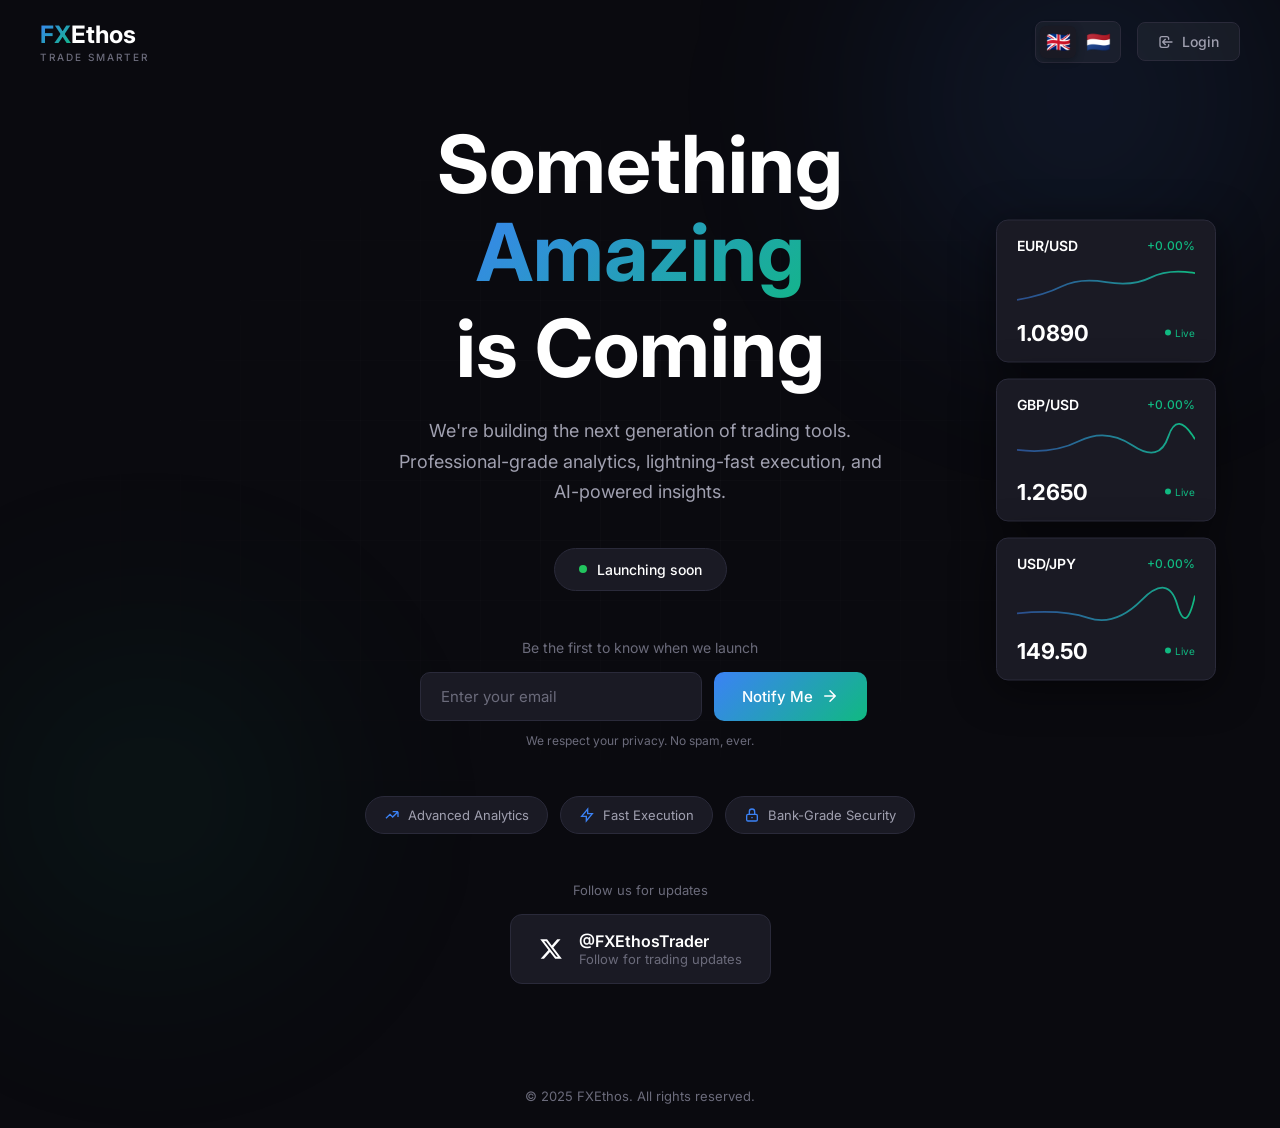
<file: index.html>
<!DOCTYPE html>
<html lang="en">
<head>
    <meta charset="UTF-8">
    <meta name="viewport" content="width=device-width, initial-scale=1.0">
    <title>FXEthos - Coming Soon</title>
    <link rel="icon" type="image/svg+xml" href="favicon.svg">
    <link rel="preconnect" href="https://fonts.googleapis.com">
    <link rel="preconnect" href="https://fonts.gstatic.com" crossorigin>
    <link href="https://fonts.googleapis.com/css2?family=Inter:wght@300;400;500;600;700&display=swap" rel="stylesheet">
    <style>
        :root {
            --color-bg: #0a0a0f;
            --color-bg-card: #1a1a24;
            --color-text: #ffffff;
            --color-text-secondary: #a0a0b0;
            --color-text-muted: #6b6b7b;
            --color-primary: #3b82f6;
            --color-accent: #10b981;
            --color-border: #2a2a3a;
            --font-family: 'Inter', -apple-system, BlinkMacSystemFont, 'Segoe UI', Roboto, sans-serif;
        }

        * {
            margin: 0;
            padding: 0;
            box-sizing: border-box;
        }

        body {
            font-family: var(--font-family);
            background-color: var(--color-bg);
            color: var(--color-text);
            min-height: 100vh;
            display: flex;
            flex-direction: column;
            overflow-x: hidden;
            -webkit-font-smoothing: antialiased;
        }

        /* Background Effects */
        .bg-effects {
            position: fixed;
            inset: 0;
            z-index: 0;
            pointer-events: none;
        }

        .gradient-orb {
            position: absolute;
            border-radius: 50%;
            filter: blur(100px);
            opacity: 0.5;
        }

        .orb-1 {
            width: 600px;
            height: 600px;
            background: radial-gradient(circle, rgba(59, 130, 246, 0.3) 0%, transparent 70%);
            top: -200px;
            right: -100px;
            animation: float 20s ease-in-out infinite;
        }

        .orb-2 {
            width: 500px;
            height: 500px;
            background: radial-gradient(circle, rgba(16, 185, 129, 0.2) 0%, transparent 70%);
            bottom: -150px;
            left: -100px;
            animation: float 25s ease-in-out infinite reverse;
        }

        .grid-overlay {
            position: absolute;
            inset: 0;
            background-image:
                linear-gradient(rgba(255, 255, 255, 0.02) 1px, transparent 1px),
                linear-gradient(90deg, rgba(255, 255, 255, 0.02) 1px, transparent 1px);
            background-size: 60px 60px;
            mask-image: radial-gradient(ellipse at center, black 0%, transparent 70%);
        }

        @keyframes float {
            0%, 100% { transform: translate(0, 0) scale(1); }
            50% { transform: translate(30px, -30px) scale(1.1); }
        }

        /* Header with Login */
        .header {
            position: fixed;
            top: 0;
            left: 0;
            right: 0;
            padding: 20px 40px;
            display: flex;
            justify-content: space-between;
            align-items: center;
            z-index: 100;
        }

        .logo-container {
            display: flex;
            flex-direction: column;
        }

        .logo {
            font-size: 24px;
            font-weight: 700;
            text-decoration: none;
        }

        .logo-fx {
            background: linear-gradient(135deg, var(--color-primary) 0%, var(--color-accent) 100%);
            -webkit-background-clip: text;
            -webkit-text-fill-color: transparent;
            background-clip: text;
        }
        .logo-ethos { color: var(--color-text); }

        .logo-slogan {
            font-size: 10px;
            font-weight: 500;
            letter-spacing: 2px;
            color: var(--color-text-muted);
            text-transform: uppercase;
            margin-top: 2px;
        }

        .login-btn {
            display: inline-flex;
            align-items: center;
            gap: 8px;
            padding: 10px 20px;
            font-size: 14px;
            font-weight: 500;
            color: var(--color-text-secondary);
            background: rgba(255, 255, 255, 0.05);
            border: 1px solid var(--color-border);
            border-radius: 8px;
            text-decoration: none;
            transition: all 0.3s ease;
        }

        .login-btn:hover {
            background: rgba(255, 255, 255, 0.1);
            border-color: var(--color-primary);
            color: var(--color-text);
        }

        .login-btn svg {
            width: 16px;
            height: 16px;
        }

        /* Language Switcher */
        .header-right {
            display: flex;
            align-items: center;
            gap: 16px;
        }

        .lang-switcher {
            display: flex;
            align-items: center;
            gap: 4px;
            background: rgba(255, 255, 255, 0.05);
            border: 1px solid var(--color-border);
            border-radius: 8px;
            padding: 4px;
        }

        .lang-btn {
            display: flex;
            align-items: center;
            justify-content: center;
            width: 36px;
            height: 32px;
            border: none;
            background: transparent;
            border-radius: 6px;
            cursor: pointer;
            transition: all 0.2s ease;
            font-size: 20px;
            line-height: 1;
        }

        .lang-btn:hover {
            background: rgba(255, 255, 255, 0.1);
        }

        .lang-btn.active {
            background: var(--color-bg-card);
            box-shadow: 0 2px 8px rgba(0, 0, 0, 0.3);
        }

        /* Main Content */
        .coming-soon {
            flex: 1;
            display: flex;
            flex-direction: column;
            align-items: center;
            justify-content: center;
            padding: 120px 24px 80px;
            position: relative;
            z-index: 1;
            text-align: center;
        }

        .main-title {
            font-size: clamp(48px, 10vw, 80px);
            font-weight: 700;
            line-height: 1.1;
            margin-bottom: 24px;
        }

        .title-line {
            display: block;
        }

        .title-line.highlight {
            background: linear-gradient(135deg, var(--color-primary) 0%, var(--color-accent) 100%);
            -webkit-background-clip: text;
            -webkit-text-fill-color: transparent;
            background-clip: text;
            padding-bottom: 0.1em;
        }

        .tagline {
            font-size: 18px;
            color: var(--color-text-secondary);
            max-width: 500px;
            line-height: 1.7;
            margin-bottom: 40px;
        }

        /* Launch Badge */
        .launch-badge {
            display: inline-flex;
            align-items: center;
            gap: 10px;
            padding: 12px 24px;
            background: var(--color-bg-card);
            border: 1px solid var(--color-border);
            border-radius: 50px;
            font-size: 14px;
            font-weight: 500;
            color: var(--color-text);
            margin-bottom: 48px;
        }

        .pulse-dot {
            width: 8px;
            height: 8px;
            background: #22c55e;
            border-radius: 50%;
            animation: pulse 2s infinite;
        }

        @keyframes pulse {
            0%, 100% {
                background: #0d6832;
                box-shadow: 0 0 2px rgba(13, 104, 50, 0.3);
            }
            50% {
                background: #6ee7b7;
                box-shadow: 0 0 14px #6ee7b7, 0 0 28px rgba(110, 231, 183, 0.7);
            }
        }

        /* Email Signup */
        .notify-section {
            margin-bottom: 48px;
        }

        .notify-text {
            font-size: 14px;
            color: var(--color-text-muted);
            margin-bottom: 16px;
        }

        .notify-form {
            display: flex;
            gap: 12px;
            max-width: 440px;
            margin: 0 auto;
        }

        .email-input {
            flex: 1;
            padding: 14px 20px;
            font-size: 15px;
            font-family: inherit;
            background: var(--color-bg-card);
            border: 1px solid var(--color-border);
            border-radius: 10px;
            color: var(--color-text);
            outline: none;
            transition: all 0.3s ease;
        }

        .email-input::placeholder {
            color: var(--color-text-muted);
        }

        .email-input:focus {
            border-color: var(--color-primary);
            box-shadow: 0 0 0 3px rgba(59, 130, 246, 0.1);
        }

        .btn-primary {
            display: inline-flex;
            align-items: center;
            gap: 8px;
            padding: 14px 28px;
            font-size: 15px;
            font-weight: 500;
            font-family: inherit;
            background: linear-gradient(135deg, var(--color-primary) 0%, var(--color-accent) 100%);
            color: white;
            border: none;
            border-radius: 10px;
            cursor: pointer;
            transition: all 0.3s ease;
            white-space: nowrap;
        }

        .btn-primary:hover {
            transform: translateY(-2px);
            box-shadow: 0 0 30px rgba(59, 130, 246, 0.4);
        }

        .privacy-note {
            font-size: 12px;
            color: var(--color-text-muted);
            margin-top: 12px;
        }

        /* Features Preview */
        .features-preview {
            display: flex;
            flex-wrap: wrap;
            justify-content: center;
            gap: 12px;
            margin-bottom: 48px;
        }

        .feature-pill {
            display: inline-flex;
            align-items: center;
            gap: 8px;
            padding: 10px 18px;
            background: var(--color-bg-card);
            border: 1px solid var(--color-border);
            border-radius: 50px;
            font-size: 13px;
            color: var(--color-text-secondary);
        }

        .feature-pill svg {
            color: var(--color-primary);
        }

        /* Social Links */
        .social-section {
            text-align: center;
        }

        .social-text {
            font-size: 13px;
            color: var(--color-text-muted);
            margin-bottom: 16px;
        }

        .social-links {
            display: flex;
            justify-content: center;
            gap: 12px;
        }

        .social-link {
            width: 44px;
            height: 44px;
            display: flex;
            align-items: center;
            justify-content: center;
            background: var(--color-bg-card);
            border: 1px solid var(--color-border);
            border-radius: 50%;
            color: var(--color-text-secondary);
            transition: all 0.3s ease;
        }

        .social-link:hover {
            background: var(--color-primary);
            border-color: var(--color-primary);
            color: white;
            transform: translateY(-2px);
        }

        /* Floating Cards */
        .floating-cards {
            position: fixed;
            right: 5%;
            top: 50%;
            transform: translateY(-50%);
            z-index: 1;
            display: none;
            flex-direction: column;
            gap: 16px;
        }

        @media (min-width: 1200px) {
            .floating-cards {
                display: flex;
            }
        }

        .trading-card {
            background: var(--color-bg-card);
            border: 1px solid var(--color-border);
            border-radius: 12px;
            padding: 16px 20px;
            width: 220px;
            box-shadow: 0 8px 40px rgba(0, 0, 0, 0.5);
            animation: cardFloat 6s ease-in-out infinite;
        }

        .trading-card:nth-child(2) {
            animation-delay: -2s;
        }

        .trading-card:nth-child(3) {
            animation-delay: -4s;
        }

        @keyframes cardFloat {
            0%, 100% { transform: translateY(0); }
            50% { transform: translateY(-10px); }
        }

        .trading-card-header {
            display: flex;
            justify-content: space-between;
            align-items: center;
            margin-bottom: 8px;
        }

        .pair {
            font-weight: 600;
            font-size: 14px;
        }

        .change {
            font-size: 12px;
            font-weight: 500;
        }

        .change.positive { color: var(--color-accent); }
        .change.negative { color: #ef4444; }

        .trading-card-chart {
            height: 50px;
            margin-bottom: 8px;
        }

        .chart-line {
            width: 100%;
            height: 100%;
        }

        .trading-card-price {
            display: flex;
            justify-content: space-between;
            align-items: center;
        }

        .price {
            font-size: 22px;
            font-weight: 700;
        }

        .time-badge {
            font-size: 10px;
            color: var(--color-accent);
            display: flex;
            align-items: center;
            gap: 4px;
        }

        .live-dot {
            width: 6px;
            height: 6px;
            background: var(--color-accent);
            border-radius: 50%;
            animation: livePulse 2s infinite;
        }

        @keyframes livePulse {
            0%, 100% { opacity: 1; box-shadow: 0 0 4px var(--color-accent); }
            50% { opacity: 0.5; box-shadow: 0 0 8px var(--color-accent); }
        }

        /* Footer */
        .footer {
            padding: 24px;
            text-align: center;
            position: relative;
            z-index: 1;
        }

        .footer p {
            font-size: 13px;
            color: var(--color-text-muted);
        }

        /* Responsive */
        @media (max-width: 640px) {
            .header {
                padding: 16px 20px;
            }

            .notify-form {
                flex-direction: column;
            }

            .btn-primary {
                justify-content: center;
            }

            .features-preview {
                flex-direction: column;
                align-items: center;
            }
        }

        /* Cursor Spotlight */
        .cursor-spotlight {
            position: fixed;
            width: 400px;
            height: 400px;
            background: radial-gradient(circle, rgba(59, 130, 246, 0.15) 0%, rgba(16, 185, 129, 0.05) 40%, transparent 70%);
            border-radius: 50%;
            pointer-events: none;
            z-index: 0;
            transform: translate(-50%, -50%);
            transition: opacity 0.3s ease;
            opacity: 0;
        }

        .cursor-spotlight.active {
            opacity: 1;
        }

        /* X Follow Card */
        .x-follow-card {
            display: inline-flex;
            align-items: center;
            gap: 16px;
            padding: 16px 28px;
            background: var(--color-bg-card);
            border: 1px solid var(--color-border);
            border-radius: 12px;
            text-decoration: none;
            color: var(--color-text);
            transition: all 0.3s ease;
        }

        .x-follow-card:hover {
            border-color: var(--color-primary);
            transform: translateY(-2px);
            box-shadow: 0 8px 30px rgba(59, 130, 246, 0.2);
        }

        .x-follow-card svg {
            width: 24px;
            height: 24px;
        }

        .x-follow-info {
            display: flex;
            flex-direction: column;
            align-items: flex-start;
        }

        .x-handle {
            font-weight: 600;
            font-size: 16px;
        }

        .x-cta {
            font-size: 13px;
            color: var(--color-text-muted);
        }

        /* Success message */
        .success-message {
            display: none;
            padding: 16px 24px;
            background: rgba(16, 185, 129, 0.1);
            border: 1px solid var(--color-accent);
            border-radius: 10px;
            color: var(--color-accent);
            font-size: 14px;
            margin-top: 16px;
        }

        .success-message.show {
            display: block;
            animation: fadeIn 0.3s ease;
        }

        @keyframes fadeIn {
            from { opacity: 0; transform: translateY(-10px); }
            to { opacity: 1; transform: translateY(0); }
        }
    </style>
</head>
<body>
    <!-- Cursor Spotlight -->
    <div class="cursor-spotlight"></div>

    <!-- Background Effects -->
    <div class="bg-effects">
        <div class="gradient-orb orb-1"></div>
        <div class="gradient-orb orb-2"></div>
        <div class="grid-overlay"></div>
    </div>

    <!-- Header -->
    <header class="header">
        <div class="logo-container">
            <a href="#" class="logo">
                <span class="logo-fx">FX</span><span class="logo-ethos">Ethos</span>
            </a>
            <span class="logo-slogan">Trade Smarter</span>
        </div>
        <div class="header-right">
            <div class="lang-switcher">
                <button class="lang-btn active" data-lang="en" title="English">🇬🇧</button>
                <button class="lang-btn" data-lang="nl" title="Nederlands">🇳🇱</button>
            </div>
            <a href="main.html" class="login-btn">
                <svg xmlns="http://www.w3.org/2000/svg" fill="none" viewBox="0 0 24 24" stroke="currentColor">
                    <path stroke-linecap="round" stroke-linejoin="round" stroke-width="2" d="M11 16l-4-4m0 0l4-4m-4 4h14m-5 4v1a3 3 0 01-3 3H6a3 3 0 01-3-3V7a3 3 0 013-3h7a3 3 0 013 3v1"/>
                </svg>
                <span data-i18n="login">Login</span>
            </a>
        </div>
    </header>

    <!-- Main Content -->
    <main class="coming-soon">
        <h1 class="main-title">
            <span class="title-line" data-i18n="title1">Something</span>
            <span class="title-line highlight" data-i18n="title2">Amazing</span>
            <span class="title-line" data-i18n="title3">is Coming</span>
        </h1>

        <p class="tagline" data-i18n="tagline">
            We're building the next generation of trading tools.
            Professional-grade analytics, lightning-fast execution, and AI-powered insights.
        </p>

        <div class="launch-badge">
            <span class="pulse-dot"></span>
            <span data-i18n="launchDate">Launching soon</span>
        </div>

        <div class="notify-section">
            <p class="notify-text" data-i18n="notifyText">Be the first to know when we launch</p>
            <form class="notify-form" id="notifyForm">
                <input
                    type="email"
                    name="EMAIL"
                    data-i18n-placeholder="emailPlaceholder"
                    placeholder="Enter your email"
                    class="email-input"
                    required
                >
                <!-- Mailchimp honeypot - do not remove -->
                <div style="position: absolute; left: -5000px;" aria-hidden="true">
                    <input type="text" name="b_7a936477bb83a80f8a676ac1f_cf27a32e25" tabindex="-1" value="">
                </div>
                <button type="submit" class="btn-primary">
                    <span data-i18n="notifyBtn">Notify Me</span>
                    <svg xmlns="http://www.w3.org/2000/svg" width="18" height="18" viewBox="0 0 24 24" fill="none" stroke="currentColor" stroke-width="2" stroke-linecap="round" stroke-linejoin="round">
                        <path d="M5 12h14M12 5l7 7-7 7"/>
                    </svg>
                </button>
            </form>
            <div class="success-message" id="successMessage" data-i18n="successMsg">
                Thanks! We'll notify you when we launch.
            </div>
            <p class="privacy-note" data-i18n="privacyNote">We respect your privacy. No spam, ever.</p>
        </div>

        <div class="features-preview">
            <div class="feature-pill">
                <svg xmlns="http://www.w3.org/2000/svg" width="16" height="16" viewBox="0 0 24 24" fill="none" stroke="currentColor" stroke-width="2">
                    <path d="M13 7h8m0 0v8m0-8l-8 8-4-4-6 6"/>
                </svg>
                <span data-i18n="feature1">Advanced Analytics</span>
            </div>
            <div class="feature-pill">
                <svg xmlns="http://www.w3.org/2000/svg" width="16" height="16" viewBox="0 0 24 24" fill="none" stroke="currentColor" stroke-width="2">
                    <path d="M13 10V3L4 14h7v7l9-11h-7z"/>
                </svg>
                <span data-i18n="feature2">Fast Execution</span>
            </div>
            <div class="feature-pill">
                <svg xmlns="http://www.w3.org/2000/svg" width="16" height="16" viewBox="0 0 24 24" fill="none" stroke="currentColor" stroke-width="2">
                    <path d="M12 15v2m-6 4h12a2 2 0 002-2v-6a2 2 0 00-2-2H6a2 2 0 00-2 2v6a2 2 0 002 2zm10-10V7a4 4 0 00-8 0v4h8z"/>
                </svg>
                <span data-i18n="feature3">Bank-Grade Security</span>
            </div>
        </div>

        <div class="social-section">
            <p class="social-text" data-i18n="socialText">Follow us for updates</p>
            <a href="https://x.com/FXEthosTrader" target="_blank" class="x-follow-card">
                <svg xmlns="http://www.w3.org/2000/svg" width="24" height="24" fill="currentColor" viewBox="0 0 24 24">
                    <path d="M18.244 2.25h3.308l-7.227 8.26 8.502 11.24H16.17l-5.214-6.817L4.99 21.75H1.68l7.73-8.835L1.254 2.25H8.08l4.713 6.231zm-1.161 17.52h1.833L7.084 4.126H5.117z"/>
                </svg>
                <div class="x-follow-info">
                    <span class="x-handle">@FXEthosTrader</span>
                    <span class="x-cta" data-i18n="xCta">Follow for trading updates</span>
                </div>
            </a>
        </div>
    </main>

    <!-- Floating Trading Cards -->
    <div class="floating-cards">
        <div class="trading-card" data-pair="EURUSD">
            <div class="trading-card-header">
                <span class="pair">EUR/USD</span>
                <span class="change positive" id="changeEURUSD">+0.00%</span>
            </div>
            <div class="trading-card-chart">
                <svg viewBox="0 0 200 50" class="chart-line">
                    <path d="M0,40 Q30,35 50,25 T100,20 T150,15 T200,10" fill="none" stroke="url(#chartGradient1)" stroke-width="2"/>
                    <defs>
                        <linearGradient id="chartGradient1" x1="0%" y1="0%" x2="100%" y2="0%">
                            <stop offset="0%" style="stop-color:#3b82f6;stop-opacity:0.5" />
                            <stop offset="100%" style="stop-color:#10b981;stop-opacity:1" />
                        </linearGradient>
                    </defs>
                </svg>
            </div>
            <div class="trading-card-price">
                <span class="price" id="priceEURUSD">1.0890</span>
                <span class="time-badge"><span class="live-dot"></span>Live</span>
            </div>
        </div>
        <div class="trading-card" data-pair="GBPUSD">
            <div class="trading-card-header">
                <span class="pair">GBP/USD</span>
                <span class="change positive" id="changeGBPUSD">+0.00%</span>
            </div>
            <div class="trading-card-chart">
                <svg viewBox="0 0 200 50" class="chart-line">
                    <path d="M0,30 Q40,35 70,20 T130,25 T170,15 T200,18" fill="none" stroke="url(#chartGradient2)" stroke-width="2"/>
                    <defs>
                        <linearGradient id="chartGradient2" x1="0%" y1="0%" x2="100%" y2="0%">
                            <stop offset="0%" style="stop-color:#3b82f6;stop-opacity:0.5" />
                            <stop offset="100%" style="stop-color:#10b981;stop-opacity:1" />
                        </linearGradient>
                    </defs>
                </svg>
            </div>
            <div class="trading-card-price">
                <span class="price" id="priceGBPUSD">1.2650</span>
                <span class="time-badge"><span class="live-dot"></span>Live</span>
            </div>
        </div>
        <div class="trading-card" data-pair="USDJPY">
            <div class="trading-card-header">
                <span class="pair">USD/JPY</span>
                <span class="change positive" id="changeUSDJPY">+0.00%</span>
            </div>
            <div class="trading-card-chart">
                <svg viewBox="0 0 200 50" class="chart-line">
                    <path d="M0,35 Q50,30 80,40 T140,20 T180,25 T200,15" fill="none" stroke="url(#chartGradient3)" stroke-width="2"/>
                    <defs>
                        <linearGradient id="chartGradient3" x1="0%" y1="0%" x2="100%" y2="0%">
                            <stop offset="0%" style="stop-color:#3b82f6;stop-opacity:0.5" />
                            <stop offset="100%" style="stop-color:#10b981;stop-opacity:1" />
                        </linearGradient>
                    </defs>
                </svg>
            </div>
            <div class="trading-card-price">
                <span class="price" id="priceUSDJPY">149.50</span>
                <span class="time-badge"><span class="live-dot"></span>Live</span>
            </div>
        </div>
    </div>

    <!-- Footer -->
    <footer class="footer">
        <p data-i18n="footer">&copy; 2025 FXEthos. All rights reserved.</p>
    </footer>

    <script>
        // Translations
        const translations = {
            en: {
                login: 'Login',
                title1: 'Something',
                title2: 'Amazing',
                title3: 'is Coming',
                tagline: "We're building the next generation of trading tools. Professional-grade analytics, lightning-fast execution, and AI-powered insights.",
                launchDate: 'Launching soon',
                notifyText: 'Be the first to know when we launch',
                emailPlaceholder: 'Enter your email',
                notifyBtn: 'Notify Me',
                successMsg: "Thanks! We'll notify you when we launch.",
                privacyNote: 'We respect your privacy. No spam, ever.',
                feature1: 'Advanced Analytics',
                feature2: 'Fast Execution',
                feature3: 'Bank-Grade Security',
                socialText: 'Follow us for updates',
                xCta: 'Follow for trading updates',
                footer: '© 2025 FXEthos. All rights reserved.',
                sending: 'Sending...',
                error: 'Oops! Something went wrong. Please try again.'
            },
            nl: {
                login: 'Inloggen',
                title1: 'Iets',
                title2: 'Geweldigs',
                title3: 'Komt Eraan',
                tagline: 'We bouwen aan de volgende generatie trading tools. Professionele analyses, razendsnelle uitvoering en AI-gestuurde inzichten.',
                launchDate: 'Binnenkort beschikbaar',
                notifyText: 'Wees de eerste die het weet wanneer we lanceren',
                emailPlaceholder: 'Vul je e-mail in',
                notifyBtn: 'Houd me op de hoogte',
                successMsg: 'Bedankt! We laten je weten wanneer we live gaan.',
                privacyNote: 'We respecteren je privacy. Geen spam, ooit.',
                feature1: 'Geavanceerde Analyses',
                feature2: 'Snelle Uitvoering',
                feature3: 'Bank-Level Beveiliging',
                socialText: 'Volg ons voor updates',
                xCta: 'Volg voor trading updates',
                footer: '© 2025 FXEthos. Alle rechten voorbehouden.',
                sending: 'Verzenden...',
                error: 'Oeps! Er ging iets mis. Probeer het opnieuw.'
            }
        };

        let currentLang = localStorage.getItem('fxethos-lang') || 'en';

        // Apply translations
        function setLanguage(lang) {
            currentLang = lang;
            localStorage.setItem('fxethos-lang', lang);

            // Update text content
            document.querySelectorAll('[data-i18n]').forEach(el => {
                const key = el.getAttribute('data-i18n');
                if (translations[lang][key]) {
                    el.textContent = translations[lang][key];
                }
            });

            // Update placeholders
            document.querySelectorAll('[data-i18n-placeholder]').forEach(el => {
                const key = el.getAttribute('data-i18n-placeholder');
                if (translations[lang][key]) {
                    el.placeholder = translations[lang][key];
                }
            });

            // Update active button
            document.querySelectorAll('.lang-btn').forEach(btn => {
                btn.classList.toggle('active', btn.dataset.lang === lang);
            });

            // Update HTML lang attribute
            document.documentElement.lang = lang;
        }

        // Language switcher event listeners
        document.querySelectorAll('.lang-btn').forEach(btn => {
            btn.addEventListener('click', () => {
                setLanguage(btn.dataset.lang);
            });
        });

        // Initialize language on page load
        setLanguage(currentLang);

        // Form submission with Mailchimp
        document.getElementById('notifyForm').addEventListener('submit', function(e) {
            e.preventDefault();

            const form = this;
            const email = form.querySelector('.email-input').value;
            const submitBtn = form.querySelector('.btn-primary');
            const btnTextSpan = submitBtn.querySelector('[data-i18n]');
            const originalText = btnTextSpan.textContent;

            // Show loading state
            btnTextSpan.textContent = translations[currentLang].sending;
            submitBtn.disabled = true;

            // Mailchimp JSONP URL
            const mailchimpUrl = 'https://fxethos.us7.list-manage.com/subscribe/post-json?u=7a936477bb83a80f8a676ac1f&id=cf27a32e25&f_id=005343e4f0';

            // Build URL with email parameter
            const url = mailchimpUrl + '&EMAIL=' + encodeURIComponent(email) + '&c=handleMailchimpResponse';

            // Create callback function
            window.handleMailchimpResponse = function(response) {
                if (response.result === 'success') {
                    // Show success message
                    document.getElementById('successMessage').classList.add('show');
                    form.querySelector('.email-input').value = '';

                    // Hide after 5 seconds
                    setTimeout(() => {
                        document.getElementById('successMessage').classList.remove('show');
                    }, 5000);
                } else {
                    // Check if already subscribed (not really an error)
                    if (response.msg && response.msg.includes('already subscribed')) {
                        document.getElementById('successMessage').classList.add('show');
                        form.querySelector('.email-input').value = '';
                        setTimeout(() => {
                            document.getElementById('successMessage').classList.remove('show');
                        }, 5000);
                    } else {
                        alert(translations[currentLang].error);
                    }
                }

                // Reset button
                btnTextSpan.textContent = originalText;
                submitBtn.disabled = false;

                // Clean up script tag
                const script = document.getElementById('mailchimp-script');
                if (script) script.remove();
            };

            // Create and append JSONP script
            const script = document.createElement('script');
            script.id = 'mailchimp-script';
            script.src = url;
            script.onerror = function() {
                alert(translations[currentLang].error);
                btnTextSpan.textContent = originalText;
                submitBtn.disabled = false;
            };
            document.body.appendChild(script);
        });

        // Live forex prices from API
        const pairs = {
            EURUSD: { price: 1.0890, open: null, decimals: 4 },
            GBPUSD: { price: 1.2650, open: null, decimals: 4 },
            USDJPY: { price: 149.50, open: null, decimals: 2 }
        };

        async function fetchForexPrices() {
            try {
                // Get yesterday's date for historical comparison
                const yesterday = new Date();
                yesterday.setDate(yesterday.getDate() - 1);
                const yesterdayStr = yesterday.toISOString().split('T')[0];

                // Fetch current and yesterday's rates
                const [eurResponse, gbpResponse, eurYesterdayResponse, gbpYesterdayResponse] = await Promise.all([
                    fetch('https://open.er-api.com/v6/latest/EUR'),
                    fetch('https://open.er-api.com/v6/latest/GBP'),
                    fetch(`https://api.frankfurter.app/${yesterdayStr}?from=EUR&to=USD,JPY`),
                    fetch(`https://api.frankfurter.app/${yesterdayStr}?from=GBP&to=USD`)
                ]);
                const eurData = await eurResponse.json();
                const gbpData = await gbpResponse.json();
                const eurYesterday = await eurYesterdayResponse.json();
                const gbpYesterday = await gbpYesterdayResponse.json();

                if (eurData.rates) {
                    pairs.EURUSD.price = eurData.rates.USD;
                    pairs.USDJPY.price = eurData.rates.JPY / eurData.rates.USD; // USD/JPY
                }
                if (gbpData.rates) {
                    pairs.GBPUSD.price = gbpData.rates.USD;
                }

                // Set yesterday's prices as "open" for daily change calculation
                if (eurYesterday.rates) {
                    pairs.EURUSD.open = eurYesterday.rates.USD;
                    pairs.USDJPY.open = eurYesterday.rates.JPY / eurYesterday.rates.USD;
                }
                if (gbpYesterday.rates) {
                    pairs.GBPUSD.open = gbpYesterday.rates.USD;
                }

                updateAllPrices();
            } catch (error) {
                console.log('Using simulated prices');
            }
        }

        function updateAllPrices() {
            Object.keys(pairs).forEach(pair => {
                const priceEl = document.getElementById(`price${pair}`);
                const changeEl = document.getElementById(`change${pair}`);
                const data = pairs[pair];

                if (priceEl) {
                    // Add micro-fluctuation
                    const fluctuation = pair === 'USDJPY'
                        ? (Math.random() - 0.5) * 0.05
                        : (Math.random() - 0.5) * 0.0003;
                    const displayPrice = data.price + fluctuation;
                    priceEl.textContent = displayPrice.toFixed(data.decimals);

                    // Update percentage change
                    if (changeEl && data.open) {
                        const percentChange = ((displayPrice - data.open) / data.open) * 100;
                        const sign = percentChange >= 0 ? '+' : '';
                        changeEl.textContent = `${sign}${percentChange.toFixed(2)}%`;
                        changeEl.className = `change ${percentChange >= 0 ? 'positive' : 'negative'}`;
                    }
                }
            });
        }

        // Fetch real prices on load and every 60 seconds
        fetchForexPrices();
        setInterval(fetchForexPrices, 60000);

        // Update display every 3 seconds with micro-fluctuations
        setInterval(updateAllPrices, 3000);

        // Cursor spotlight effect
        const spotlight = document.querySelector('.cursor-spotlight');
        document.addEventListener('mousemove', (e) => {
            spotlight.style.left = e.clientX + 'px';
            spotlight.style.top = e.clientY + 'px';
            spotlight.classList.add('active');
        });
        document.addEventListener('mouseleave', () => {
            spotlight.classList.remove('active');
        });

    </script>
</body>
</html>
</file>
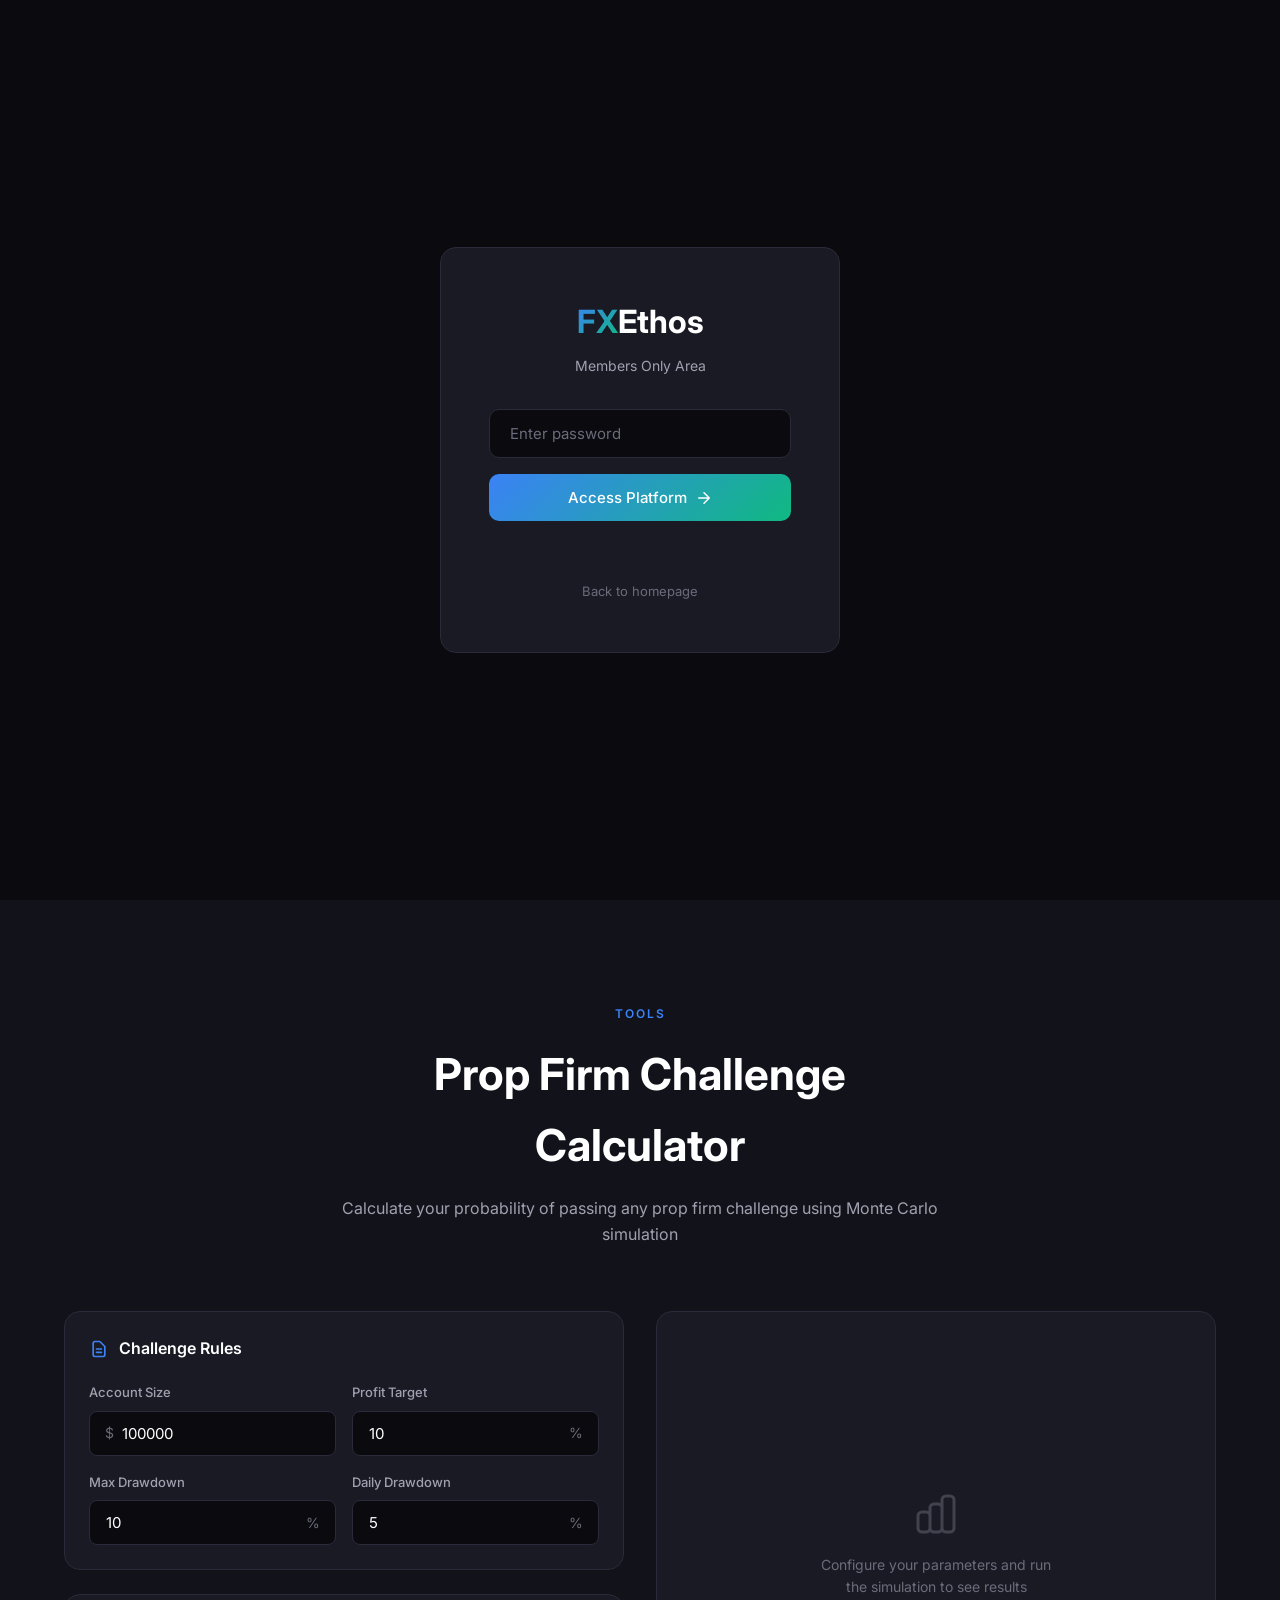
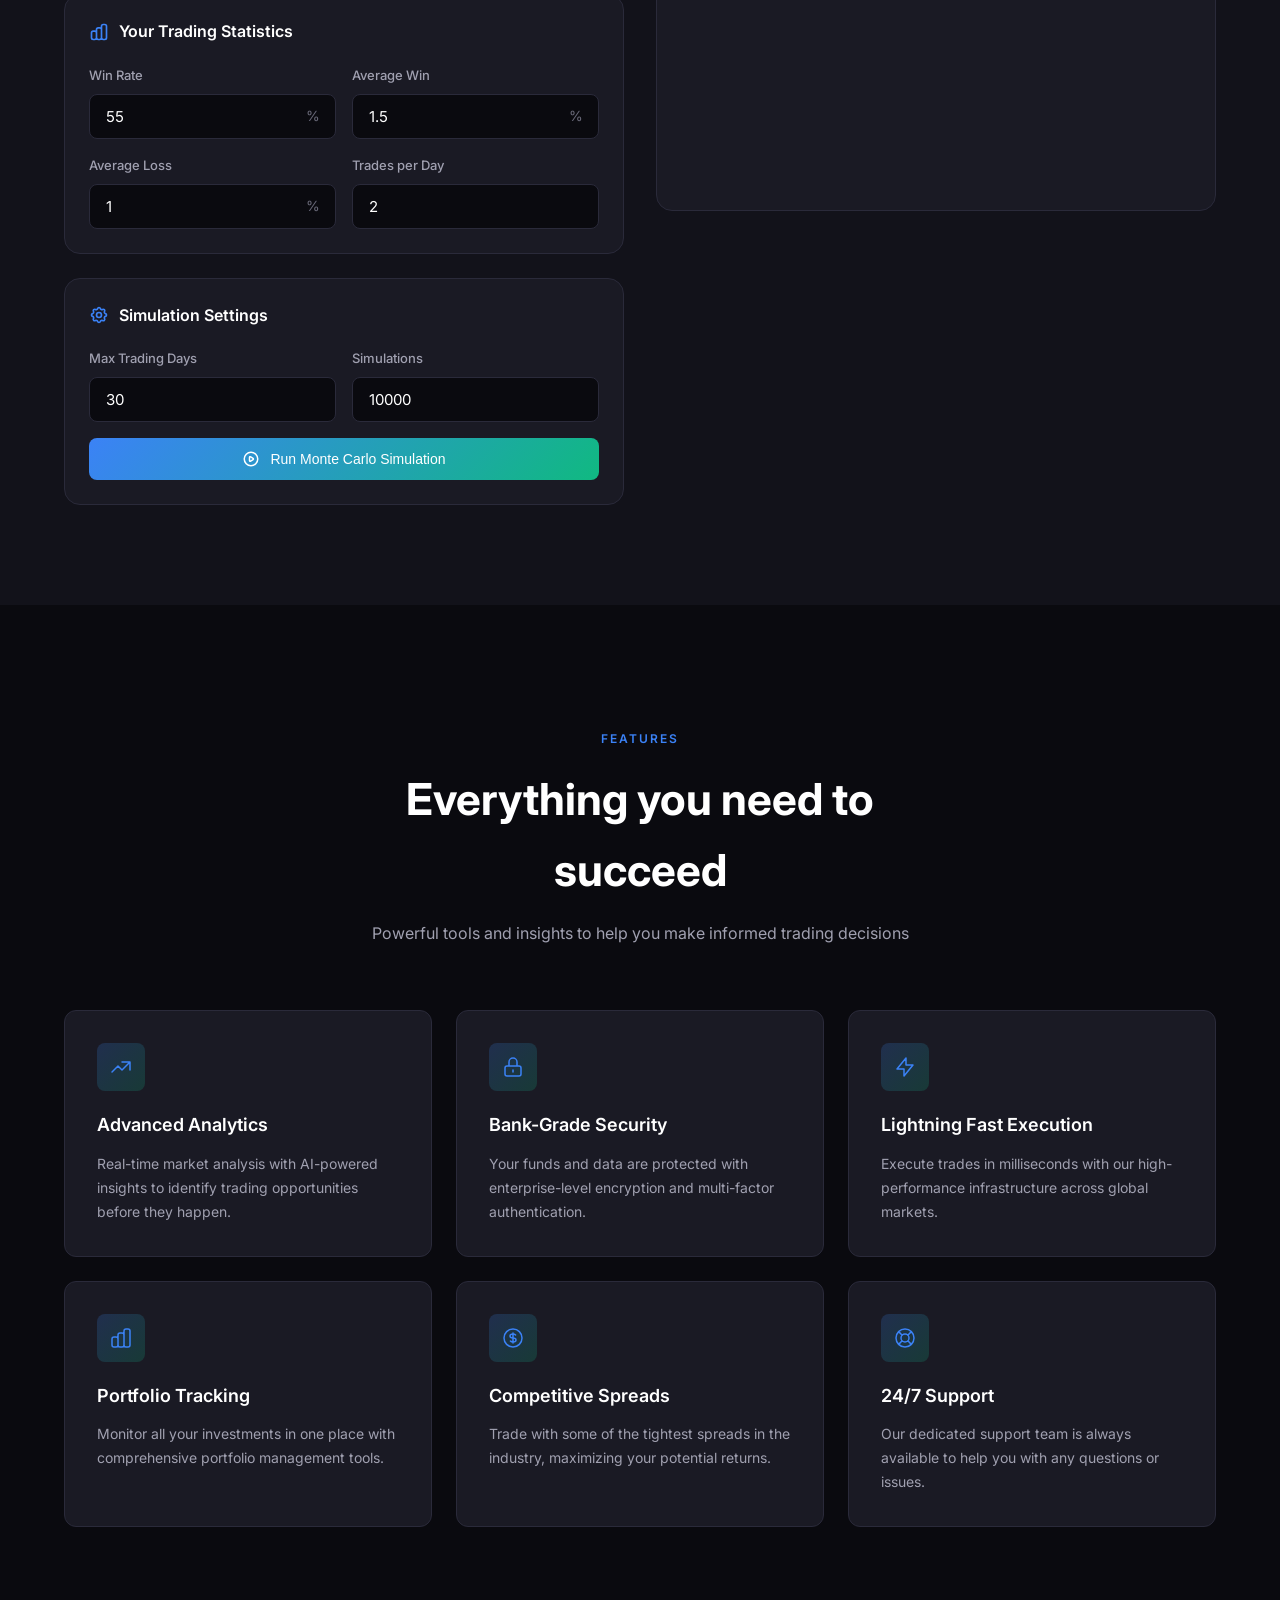
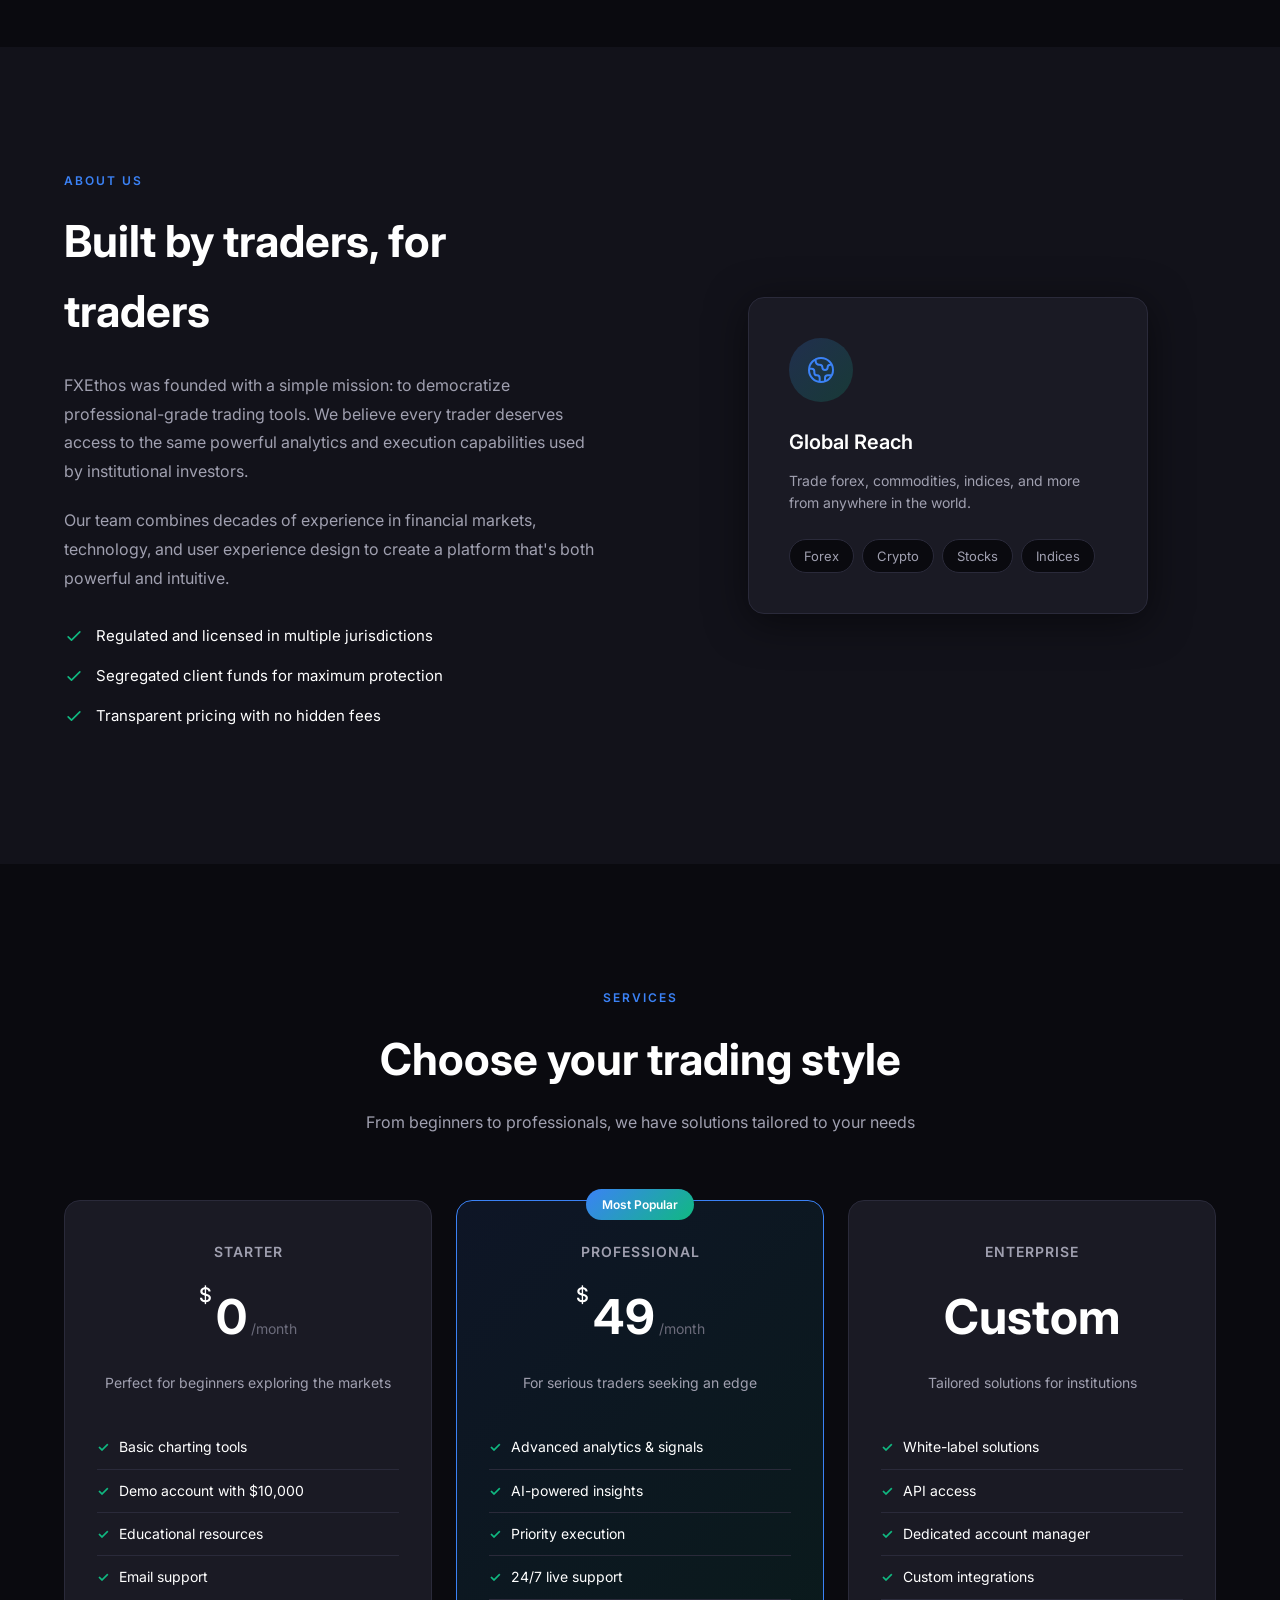
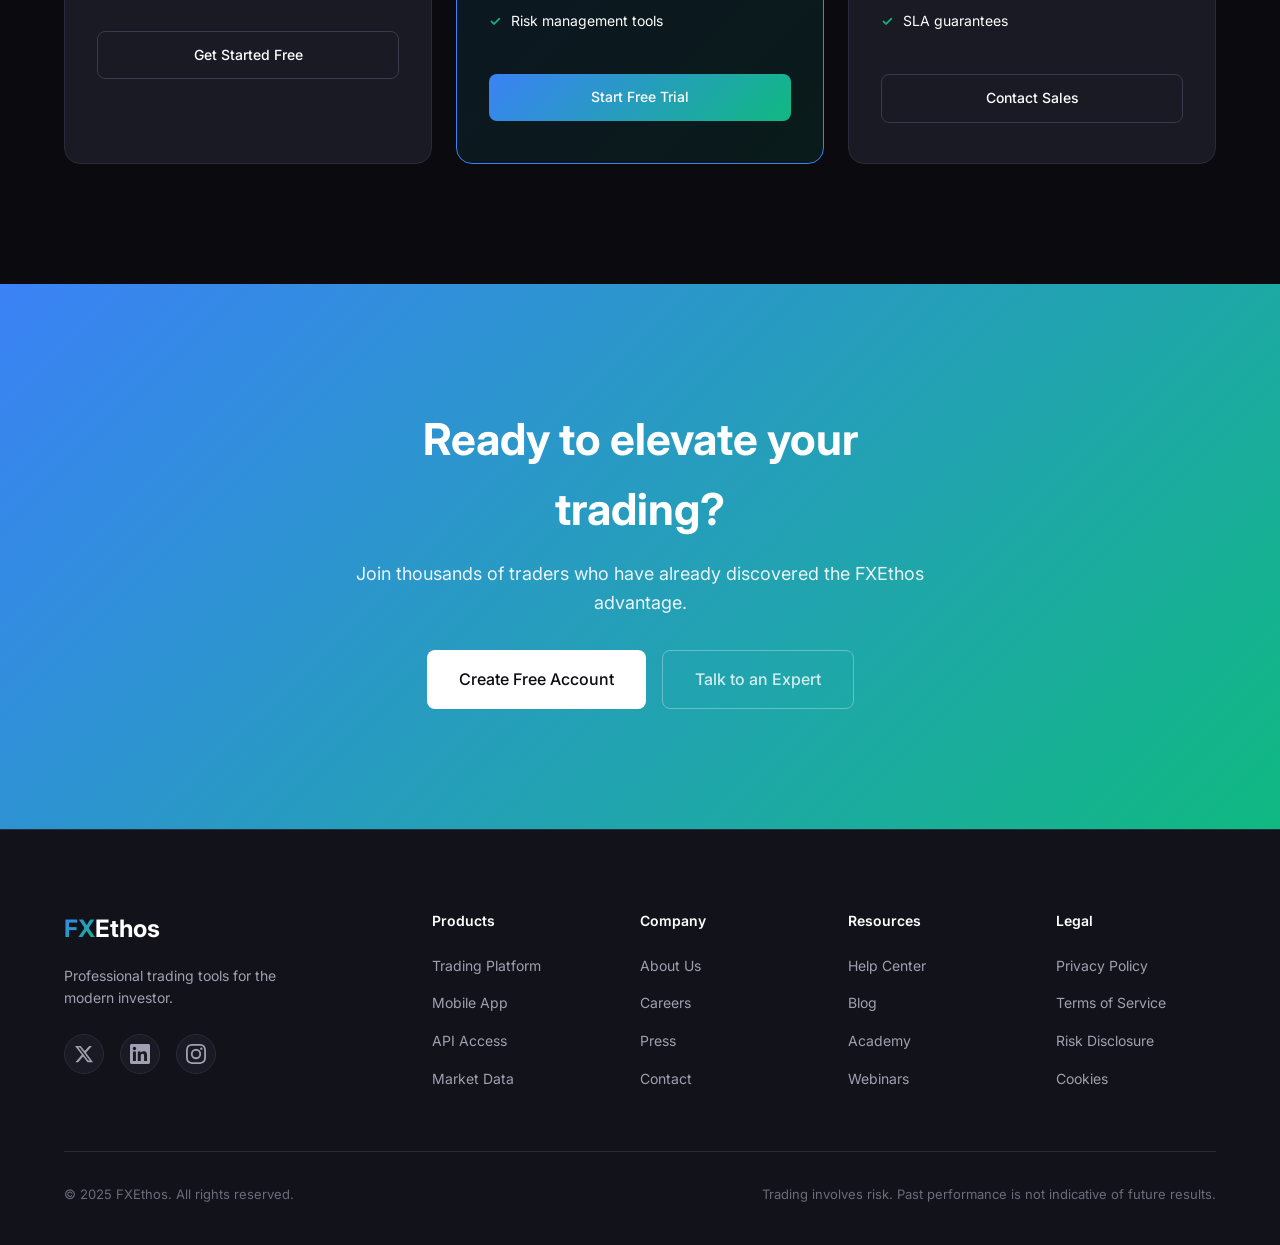
<file: main.html>
<!DOCTYPE html>
<html lang="en">
<head>
    <meta charset="UTF-8">
    <meta name="viewport" content="width=device-width, initial-scale=1.0">
    <title>FXEthos - Trading Excellence</title>
    <link rel="icon" type="image/svg+xml" href="favicon.svg">
    <link rel="stylesheet" href="styles.css">
    <link rel="preconnect" href="https://fonts.googleapis.com">
    <link rel="preconnect" href="https://fonts.gstatic.com" crossorigin>
    <link href="https://fonts.googleapis.com/css2?family=Inter:wght@300;400;500;600;700&display=swap" rel="stylesheet">
</head>
<body>
    <!-- Login Overlay -->
    <div id="loginOverlay" class="login-overlay">
        <div class="login-card">
            <div class="login-logo">
                <span class="logo-fx">FX</span><span class="logo-ethos">Ethos</span>
            </div>
            <p class="login-subtitle">Members Only Area</p>
            <form id="loginForm" class="login-form">
                <input type="password" id="passwordInput" placeholder="Enter password" class="login-input" autocomplete="off" required>
                <button type="submit" class="login-btn-submit">
                    Access Platform
                    <svg xmlns="http://www.w3.org/2000/svg" width="18" height="18" viewBox="0 0 24 24" fill="none" stroke="currentColor" stroke-width="2" stroke-linecap="round" stroke-linejoin="round">
                        <path d="M5 12h14M12 5l7 7-7 7"/>
                    </svg>
                </button>
            </form>
            <p id="loginError" class="login-error"></p>
            <a href="index.html" class="login-back">Back to homepage</a>
        </div>
    </div>
    <style>
        .login-overlay {
            position: fixed;
            inset: 0;
            background: #0a0a0f;
            z-index: 10000;
            display: flex;
            align-items: center;
            justify-content: center;
            opacity: 1;
            transition: opacity 0.3s ease;
        }
        .login-overlay.hidden {
            opacity: 0;
            pointer-events: none;
        }
        .login-card {
            background: #1a1a24;
            border: 1px solid #2a2a3a;
            border-radius: 16px;
            padding: 48px;
            text-align: center;
            max-width: 400px;
            width: 90%;
        }
        .login-logo {
            font-size: 32px;
            font-weight: 700;
            margin-bottom: 8px;
        }
        .login-logo .logo-fx {
            background: linear-gradient(135deg, #3b82f6 0%, #10b981 100%);
            -webkit-background-clip: text;
            -webkit-text-fill-color: transparent;
            background-clip: text;
        }
        .login-logo .logo-ethos {
            color: #ffffff;
        }
        .login-subtitle {
            color: #a0a0b0;
            font-size: 14px;
            margin-bottom: 32px;
        }
        .login-form {
            display: flex;
            flex-direction: column;
            gap: 16px;
        }
        .login-input {
            padding: 14px 20px;
            font-size: 15px;
            font-family: inherit;
            background: #0a0a0f;
            border: 1px solid #2a2a3a;
            border-radius: 10px;
            color: #ffffff;
            outline: none;
            transition: all 0.3s ease;
        }
        .login-input::placeholder {
            color: #6b6b7b;
        }
        .login-input:focus {
            border-color: #3b82f6;
            box-shadow: 0 0 0 3px rgba(59, 130, 246, 0.1);
        }
        .login-btn-submit {
            display: inline-flex;
            align-items: center;
            justify-content: center;
            gap: 8px;
            padding: 14px 28px;
            font-size: 15px;
            font-weight: 500;
            font-family: inherit;
            background: linear-gradient(135deg, #3b82f6 0%, #10b981 100%);
            color: white;
            border: none;
            border-radius: 10px;
            cursor: pointer;
            transition: all 0.3s ease;
        }
        .login-btn-submit:hover {
            transform: translateY(-2px);
            box-shadow: 0 0 30px rgba(59, 130, 246, 0.4);
        }
        .login-error {
            color: #ef4444;
            font-size: 14px;
            margin-top: 16px;
            min-height: 20px;
        }
        .login-back {
            display: inline-block;
            margin-top: 24px;
            color: #6b6b7b;
            font-size: 13px;
            text-decoration: none;
            transition: color 0.2s;
        }
        .login-back:hover {
            color: #a0a0b0;
        }
    </style>

    <!-- Navigation -->
    <nav class="navbar">
        <div class="nav-container">
            <div class="logo-container">
                <a href="#" class="logo">
                    <span class="logo-fx">FX</span><span class="logo-ethos">Ethos</span>
                </a>
                <span class="logo-slogan">Trade Smarter</span>
            </div>
            <ul class="nav-links">
                <li><a href="#calculator">Calculator</a></li>
                <li><a href="#features">Features</a></li>
                <li><a href="#about">About</a></li>
                <li><a href="#services">Services</a></li>
                <li><a href="#contact">Contact</a></li>
            </ul>
            <div class="nav-buttons">
                <a href="#" class="btn btn-ghost">Login</a>
                <a href="#" class="btn btn-primary">Get Started</a>
            </div>
            <button class="mobile-menu-btn" aria-label="Menu">
                <span></span>
                <span></span>
                <span></span>
            </button>
        </div>
    </nav>

    <!-- Hero Section -->
    <section class="hero">
        <div class="hero-bg">
            <div class="hero-gradient"></div>
            <div class="hero-grid"></div>
        </div>
        <div class="hero-content">
            <h1 class="hero-title">
                <span class="hero-title-line">Trade with</span>
                <span class="hero-title-line highlight">Precision & Purpose</span>
            </h1>
            <p class="hero-subtitle">
                Elevate your trading journey with cutting-edge analytics,
                real-time insights, and professional-grade tools designed for the modern trader.
            </p>
            <div class="hero-cta">
                <a href="#" class="btn btn-primary btn-lg">Start Trading</a>
                <a href="#" class="btn btn-outline btn-lg">Watch Demo</a>
            </div>
            <div class="hero-stats">
                <div class="stat">
                    <span class="stat-value">$2.4B+</span>
                    <span class="stat-label">Trading Volume</span>
                </div>
                <div class="stat">
                    <span class="stat-value">50K+</span>
                    <span class="stat-label">Active Traders</span>
                </div>
                <div class="stat">
                    <span class="stat-value">99.9%</span>
                    <span class="stat-label">Uptime</span>
                </div>
            </div>
        </div>
        <div class="hero-visual">
            <div class="trading-card">
                <div class="trading-card-header">
                    <span class="pair">EUR/USD</span>
                    <span class="change positive">+0.42%</span>
                </div>
                <div class="trading-card-chart">
                    <svg viewBox="0 0 200 80" class="chart-line">
                        <path d="M0,60 Q30,55 50,40 T100,35 T150,25 T200,20" fill="none" stroke="url(#chartGradient)" stroke-width="2"/>
                        <defs>
                            <linearGradient id="chartGradient" x1="0%" y1="0%" x2="100%" y2="0%">
                                <stop offset="0%" style="stop-color:#3b82f6;stop-opacity:0.5" />
                                <stop offset="100%" style="stop-color:#10b981;stop-opacity:1" />
                            </linearGradient>
                        </defs>
                    </svg>
                </div>
                <div class="trading-card-price">
                    <span class="price">1.0847</span>
                    <span class="time">Live</span>
                </div>
            </div>
        </div>
    </section>

    <!-- Prop Firm Challenge Calculator Section -->
    <section id="calculator" class="calculator-section">
        <div class="container">
            <div class="section-header">
                <span class="section-tag">Tools</span>
                <h2 class="section-title">Prop Firm Challenge Calculator</h2>
                <p class="section-subtitle">Calculate your probability of passing any prop firm challenge using Monte Carlo simulation</p>
            </div>

            <div class="calculator-container">
                <div class="calculator-inputs">
                    <!-- Challenge Rules -->
                    <div class="calc-card">
                        <h3 class="calc-card-title">
                            <svg xmlns="http://www.w3.org/2000/svg" width="20" height="20" fill="none" viewBox="0 0 24 24" stroke="currentColor">
                                <path stroke-linecap="round" stroke-linejoin="round" stroke-width="2" d="M9 12h6m-6 4h6m2 5H7a2 2 0 01-2-2V5a2 2 0 012-2h5.586a1 1 0 01.707.293l5.414 5.414a1 1 0 01.293.707V19a2 2 0 01-2 2z"/>
                            </svg>
                            Challenge Rules
                        </h3>
                        <div class="calc-grid">
                            <div class="calc-field">
                                <label for="accountSize">Account Size</label>
                                <div class="input-with-prefix">
                                    <span class="input-prefix">$</span>
                                    <input type="number" id="accountSize" value="100000" min="1000" max="1000000">
                                </div>
                            </div>
                            <div class="calc-field">
                                <label for="profitTarget">Profit Target</label>
                                <div class="input-with-suffix">
                                    <input type="number" id="profitTarget" value="10" min="1" max="50" step="0.5">
                                    <span class="input-suffix">%</span>
                                </div>
                            </div>
                            <div class="calc-field">
                                <label for="maxDrawdown">Max Drawdown</label>
                                <div class="input-with-suffix">
                                    <input type="number" id="maxDrawdown" value="10" min="1" max="20" step="0.5">
                                    <span class="input-suffix">%</span>
                                </div>
                            </div>
                            <div class="calc-field">
                                <label for="dailyDrawdown">Daily Drawdown</label>
                                <div class="input-with-suffix">
                                    <input type="number" id="dailyDrawdown" value="5" min="1" max="10" step="0.5">
                                    <span class="input-suffix">%</span>
                                </div>
                            </div>
                        </div>
                    </div>

                    <!-- Trading Statistics -->
                    <div class="calc-card">
                        <h3 class="calc-card-title">
                            <svg xmlns="http://www.w3.org/2000/svg" width="20" height="20" fill="none" viewBox="0 0 24 24" stroke="currentColor">
                                <path stroke-linecap="round" stroke-linejoin="round" stroke-width="2" d="M9 19v-6a2 2 0 00-2-2H5a2 2 0 00-2 2v6a2 2 0 002 2h2a2 2 0 002-2zm0 0V9a2 2 0 012-2h2a2 2 0 012 2v10m-6 0a2 2 0 002 2h2a2 2 0 002-2m0 0V5a2 2 0 012-2h2a2 2 0 012 2v14a2 2 0 01-2 2h-2a2 2 0 01-2-2z"/>
                            </svg>
                            Your Trading Statistics
                        </h3>
                        <div class="calc-grid">
                            <div class="calc-field">
                                <label for="winRate">Win Rate</label>
                                <div class="input-with-suffix">
                                    <input type="number" id="winRate" value="55" min="20" max="90" step="1">
                                    <span class="input-suffix">%</span>
                                </div>
                            </div>
                            <div class="calc-field">
                                <label for="avgWin">Average Win</label>
                                <div class="input-with-suffix">
                                    <input type="number" id="avgWin" value="1.5" min="0.1" max="10" step="0.1">
                                    <span class="input-suffix">%</span>
                                </div>
                            </div>
                            <div class="calc-field">
                                <label for="avgLoss">Average Loss</label>
                                <div class="input-with-suffix">
                                    <input type="number" id="avgLoss" value="1" min="0.1" max="10" step="0.1">
                                    <span class="input-suffix">%</span>
                                </div>
                            </div>
                            <div class="calc-field">
                                <label for="tradesPerDay">Trades per Day</label>
                                <input type="number" id="tradesPerDay" value="2" min="1" max="20" step="1">
                            </div>
                        </div>
                    </div>

                    <!-- Simulation Settings -->
                    <div class="calc-card">
                        <h3 class="calc-card-title">
                            <svg xmlns="http://www.w3.org/2000/svg" width="20" height="20" fill="none" viewBox="0 0 24 24" stroke="currentColor">
                                <path stroke-linecap="round" stroke-linejoin="round" stroke-width="2" d="M10.325 4.317c.426-1.756 2.924-1.756 3.35 0a1.724 1.724 0 002.573 1.066c1.543-.94 3.31.826 2.37 2.37a1.724 1.724 0 001.065 2.572c1.756.426 1.756 2.924 0 3.35a1.724 1.724 0 00-1.066 2.573c.94 1.543-.826 3.31-2.37 2.37a1.724 1.724 0 00-2.572 1.065c-.426 1.756-2.924 1.756-3.35 0a1.724 1.724 0 00-2.573-1.066c-1.543.94-3.31-.826-2.37-2.37a1.724 1.724 0 00-1.065-2.572c-1.756-.426-1.756-2.924 0-3.35a1.724 1.724 0 001.066-2.573c-.94-1.543.826-3.31 2.37-2.37.996.608 2.296.07 2.572-1.065z"/>
                                <path stroke-linecap="round" stroke-linejoin="round" stroke-width="2" d="M15 12a3 3 0 11-6 0 3 3 0 016 0z"/>
                            </svg>
                            Simulation Settings
                        </h3>
                        <div class="calc-grid">
                            <div class="calc-field">
                                <label for="maxDays">Max Trading Days</label>
                                <input type="number" id="maxDays" value="30" min="5" max="365" step="1">
                            </div>
                            <div class="calc-field">
                                <label for="simulations">Simulations</label>
                                <input type="number" id="simulations" value="10000" min="1000" max="100000" step="1000">
                            </div>
                        </div>
                        <button id="runSimulation" class="btn btn-primary btn-block calc-btn">
                            <svg xmlns="http://www.w3.org/2000/svg" width="18" height="18" fill="none" viewBox="0 0 24 24" stroke="currentColor">
                                <path stroke-linecap="round" stroke-linejoin="round" stroke-width="2" d="M14.752 11.168l-3.197-2.132A1 1 0 0010 9.87v4.263a1 1 0 001.555.832l3.197-2.132a1 1 0 000-1.664z"/>
                                <path stroke-linecap="round" stroke-linejoin="round" stroke-width="2" d="M21 12a9 9 0 11-18 0 9 9 0 0118 0z"/>
                            </svg>
                            Run Monte Carlo Simulation
                        </button>
                    </div>
                </div>

                <!-- Results Panel -->
                <div class="calculator-results" id="resultsPanel">
                    <div class="results-placeholder">
                        <svg xmlns="http://www.w3.org/2000/svg" width="48" height="48" fill="none" viewBox="0 0 24 24" stroke="currentColor">
                            <path stroke-linecap="round" stroke-linejoin="round" stroke-width="1.5" d="M9 19v-6a2 2 0 00-2-2H5a2 2 0 00-2 2v6a2 2 0 002 2h2a2 2 0 002-2zm0 0V9a2 2 0 012-2h2a2 2 0 012 2v10m-6 0a2 2 0 002 2h2a2 2 0 002-2m0 0V5a2 2 0 012-2h2a2 2 0 012 2v14a2 2 0 01-2 2h-2a2 2 0 01-2-2z"/>
                        </svg>
                        <p>Configure your parameters and run the simulation to see results</p>
                    </div>

                    <div class="results-content" id="resultsContent" style="display: none;">
                        <!-- Pass Probability -->
                        <div class="result-main">
                            <div class="probability-circle" id="probabilityCircle">
                                <svg viewBox="0 0 100 100">
                                    <circle class="probability-bg" cx="50" cy="50" r="45"/>
                                    <circle class="probability-fill" cx="50" cy="50" r="45" id="probabilityRing"/>
                                </svg>
                                <div class="probability-value">
                                    <span id="probabilityPercent">0</span>%
                                </div>
                            </div>
                            <div class="probability-label">Pass Probability</div>
                            <div class="probability-verdict" id="probabilityVerdict">-</div>
                        </div>

                        <!-- Key Metrics -->
                        <div class="results-metrics">
                            <div class="metric-card">
                                <div class="metric-label">Expected Value</div>
                                <div class="metric-value" id="expectedValue">-</div>
                            </div>
                            <div class="metric-card">
                                <div class="metric-label">Avg. Days to Pass</div>
                                <div class="metric-value" id="avgDays">-</div>
                            </div>
                            <div class="metric-card">
                                <div class="metric-label">Risk of Ruin</div>
                                <div class="metric-value" id="riskOfRuin">-</div>
                            </div>
                            <div class="metric-card">
                                <div class="metric-label">Profit Factor</div>
                                <div class="metric-value" id="profitFactor">-</div>
                            </div>
                        </div>

                        <!-- Statistics Summary -->
                        <div class="results-summary">
                            <h4>Simulation Statistics</h4>
                            <div class="summary-row">
                                <span>Simulations Run</span>
                                <span id="simCount">-</span>
                            </div>
                            <div class="summary-row">
                                <span>Passed Challenges</span>
                                <span id="passedCount">-</span>
                            </div>
                            <div class="summary-row">
                                <span>Failed (Max DD)</span>
                                <span id="failedMaxDD">-</span>
                            </div>
                            <div class="summary-row">
                                <span>Failed (Daily DD)</span>
                                <span id="failedDailyDD">-</span>
                            </div>
                            <div class="summary-row">
                                <span>Failed (Time Limit)</span>
                                <span id="failedTime">-</span>
                            </div>
                        </div>

                        <!-- Mathematical Edge -->
                        <div class="results-edge">
                            <h4>Your Trading Edge</h4>
                            <div class="edge-formula">
                                <span class="edge-label">Expectancy:</span>
                                <span class="edge-value" id="expectancy">-</span>
                            </div>
                            <div class="edge-formula">
                                <span class="edge-label">R:R Ratio:</span>
                                <span class="edge-value" id="rrRatio">-</span>
                            </div>
                        </div>
                    </div>
                </div>
            </div>
        </div>
    </section>

    <!-- Features Section -->
    <section id="features" class="features">
        <div class="container">
            <div class="section-header">
                <span class="section-tag">Features</span>
                <h2 class="section-title">Everything you need to succeed</h2>
                <p class="section-subtitle">Powerful tools and insights to help you make informed trading decisions</p>
            </div>
            <div class="features-grid">
                <div class="feature-card">
                    <div class="feature-icon">
                        <svg xmlns="http://www.w3.org/2000/svg" fill="none" viewBox="0 0 24 24" stroke="currentColor">
                            <path stroke-linecap="round" stroke-linejoin="round" stroke-width="1.5" d="M13 7h8m0 0v8m0-8l-8 8-4-4-6 6"/>
                        </svg>
                    </div>
                    <h3>Advanced Analytics</h3>
                    <p>Real-time market analysis with AI-powered insights to identify trading opportunities before they happen.</p>
                </div>
                <div class="feature-card">
                    <div class="feature-icon">
                        <svg xmlns="http://www.w3.org/2000/svg" fill="none" viewBox="0 0 24 24" stroke="currentColor">
                            <path stroke-linecap="round" stroke-linejoin="round" stroke-width="1.5" d="M12 15v2m-6 4h12a2 2 0 002-2v-6a2 2 0 00-2-2H6a2 2 0 00-2 2v6a2 2 0 002 2zm10-10V7a4 4 0 00-8 0v4h8z"/>
                        </svg>
                    </div>
                    <h3>Bank-Grade Security</h3>
                    <p>Your funds and data are protected with enterprise-level encryption and multi-factor authentication.</p>
                </div>
                <div class="feature-card">
                    <div class="feature-icon">
                        <svg xmlns="http://www.w3.org/2000/svg" fill="none" viewBox="0 0 24 24" stroke="currentColor">
                            <path stroke-linecap="round" stroke-linejoin="round" stroke-width="1.5" d="M13 10V3L4 14h7v7l9-11h-7z"/>
                        </svg>
                    </div>
                    <h3>Lightning Fast Execution</h3>
                    <p>Execute trades in milliseconds with our high-performance infrastructure across global markets.</p>
                </div>
                <div class="feature-card">
                    <div class="feature-icon">
                        <svg xmlns="http://www.w3.org/2000/svg" fill="none" viewBox="0 0 24 24" stroke="currentColor">
                            <path stroke-linecap="round" stroke-linejoin="round" stroke-width="1.5" d="M9 19v-6a2 2 0 00-2-2H5a2 2 0 00-2 2v6a2 2 0 002 2h2a2 2 0 002-2zm0 0V9a2 2 0 012-2h2a2 2 0 012 2v10m-6 0a2 2 0 002 2h2a2 2 0 002-2m0 0V5a2 2 0 012-2h2a2 2 0 012 2v14a2 2 0 01-2 2h-2a2 2 0 01-2-2z"/>
                        </svg>
                    </div>
                    <h3>Portfolio Tracking</h3>
                    <p>Monitor all your investments in one place with comprehensive portfolio management tools.</p>
                </div>
                <div class="feature-card">
                    <div class="feature-icon">
                        <svg xmlns="http://www.w3.org/2000/svg" fill="none" viewBox="0 0 24 24" stroke="currentColor">
                            <path stroke-linecap="round" stroke-linejoin="round" stroke-width="1.5" d="M12 8c-1.657 0-3 .895-3 2s1.343 2 3 2 3 .895 3 2-1.343 2-3 2m0-8c1.11 0 2.08.402 2.599 1M12 8V7m0 1v8m0 0v1m0-1c-1.11 0-2.08-.402-2.599-1M21 12a9 9 0 11-18 0 9 9 0 0118 0z"/>
                        </svg>
                    </div>
                    <h3>Competitive Spreads</h3>
                    <p>Trade with some of the tightest spreads in the industry, maximizing your potential returns.</p>
                </div>
                <div class="feature-card">
                    <div class="feature-icon">
                        <svg xmlns="http://www.w3.org/2000/svg" fill="none" viewBox="0 0 24 24" stroke="currentColor">
                            <path stroke-linecap="round" stroke-linejoin="round" stroke-width="1.5" d="M18.364 5.636l-3.536 3.536m0 5.656l3.536 3.536M9.172 9.172L5.636 5.636m3.536 9.192l-3.536 3.536M21 12a9 9 0 11-18 0 9 9 0 0118 0zm-5 0a4 4 0 11-8 0 4 4 0 018 0z"/>
                        </svg>
                    </div>
                    <h3>24/7 Support</h3>
                    <p>Our dedicated support team is always available to help you with any questions or issues.</p>
                </div>
            </div>
        </div>
    </section>

    <!-- About Section -->
    <section id="about" class="about">
        <div class="container">
            <div class="about-grid">
                <div class="about-content">
                    <span class="section-tag">About Us</span>
                    <h2 class="section-title">Built by traders, for traders</h2>
                    <p class="about-text">
                        FXEthos was founded with a simple mission: to democratize professional-grade trading tools.
                        We believe every trader deserves access to the same powerful analytics and execution
                        capabilities used by institutional investors.
                    </p>
                    <p class="about-text">
                        Our team combines decades of experience in financial markets, technology, and user experience
                        design to create a platform that's both powerful and intuitive.
                    </p>
                    <ul class="about-list">
                        <li>
                            <svg xmlns="http://www.w3.org/2000/svg" fill="none" viewBox="0 0 24 24" stroke="currentColor">
                                <path stroke-linecap="round" stroke-linejoin="round" stroke-width="2" d="M5 13l4 4L19 7"/>
                            </svg>
                            Regulated and licensed in multiple jurisdictions
                        </li>
                        <li>
                            <svg xmlns="http://www.w3.org/2000/svg" fill="none" viewBox="0 0 24 24" stroke="currentColor">
                                <path stroke-linecap="round" stroke-linejoin="round" stroke-width="2" d="M5 13l4 4L19 7"/>
                            </svg>
                            Segregated client funds for maximum protection
                        </li>
                        <li>
                            <svg xmlns="http://www.w3.org/2000/svg" fill="none" viewBox="0 0 24 24" stroke="currentColor">
                                <path stroke-linecap="round" stroke-linejoin="round" stroke-width="2" d="M5 13l4 4L19 7"/>
                            </svg>
                            Transparent pricing with no hidden fees
                        </li>
                    </ul>
                </div>
                <div class="about-visual">
                    <div class="about-card">
                        <div class="about-card-content">
                            <div class="globe-icon">
                                <svg xmlns="http://www.w3.org/2000/svg" fill="none" viewBox="0 0 24 24" stroke="currentColor">
                                    <path stroke-linecap="round" stroke-linejoin="round" stroke-width="1.5" d="M3.055 11H5a2 2 0 012 2v1a2 2 0 002 2 2 2 0 012 2v2.945M8 3.935V5.5A2.5 2.5 0 0010.5 8h.5a2 2 0 012 2 2 2 0 104 0 2 2 0 012-2h1.064M15 20.488V18a2 2 0 012-2h3.064M21 12a9 9 0 11-18 0 9 9 0 0118 0z"/>
                                </svg>
                            </div>
                            <h4>Global Reach</h4>
                            <p>Trade forex, commodities, indices, and more from anywhere in the world.</p>
                            <div class="markets-preview">
                                <span class="market">Forex</span>
                                <span class="market">Crypto</span>
                                <span class="market">Stocks</span>
                                <span class="market">Indices</span>
                            </div>
                        </div>
                    </div>
                </div>
            </div>
        </div>
    </section>

    <!-- Services Section -->
    <section id="services" class="services">
        <div class="container">
            <div class="section-header">
                <span class="section-tag">Services</span>
                <h2 class="section-title">Choose your trading style</h2>
                <p class="section-subtitle">From beginners to professionals, we have solutions tailored to your needs</p>
            </div>
            <div class="services-grid">
                <div class="service-card">
                    <div class="service-tier">Starter</div>
                    <div class="service-price">
                        <span class="currency">$</span>
                        <span class="amount">0</span>
                        <span class="period">/month</span>
                    </div>
                    <p class="service-description">Perfect for beginners exploring the markets</p>
                    <ul class="service-features">
                        <li>Basic charting tools</li>
                        <li>Demo account with $10,000</li>
                        <li>Educational resources</li>
                        <li>Email support</li>
                    </ul>
                    <a href="#" class="btn btn-outline btn-block">Get Started Free</a>
                </div>
                <div class="service-card featured">
                    <div class="service-badge">Most Popular</div>
                    <div class="service-tier">Professional</div>
                    <div class="service-price">
                        <span class="currency">$</span>
                        <span class="amount">49</span>
                        <span class="period">/month</span>
                    </div>
                    <p class="service-description">For serious traders seeking an edge</p>
                    <ul class="service-features">
                        <li>Advanced analytics & signals</li>
                        <li>AI-powered insights</li>
                        <li>Priority execution</li>
                        <li>24/7 live support</li>
                        <li>Risk management tools</li>
                    </ul>
                    <a href="#" class="btn btn-primary btn-block">Start Free Trial</a>
                </div>
                <div class="service-card">
                    <div class="service-tier">Enterprise</div>
                    <div class="service-price">
                        <span class="amount">Custom</span>
                    </div>
                    <p class="service-description">Tailored solutions for institutions</p>
                    <ul class="service-features">
                        <li>White-label solutions</li>
                        <li>API access</li>
                        <li>Dedicated account manager</li>
                        <li>Custom integrations</li>
                        <li>SLA guarantees</li>
                    </ul>
                    <a href="#" class="btn btn-outline btn-block">Contact Sales</a>
                </div>
            </div>
        </div>
    </section>

    <!-- CTA Section -->
    <section class="cta">
        <div class="container">
            <div class="cta-content">
                <h2>Ready to elevate your trading?</h2>
                <p>Join thousands of traders who have already discovered the FXEthos advantage.</p>
                <div class="cta-buttons">
                    <a href="#" class="btn btn-white btn-lg">Create Free Account</a>
                    <a href="#" class="btn btn-ghost-light btn-lg">Talk to an Expert</a>
                </div>
            </div>
        </div>
    </section>

    <!-- Footer -->
    <footer id="contact" class="footer">
        <div class="container">
            <div class="footer-grid">
                <div class="footer-brand">
                    <a href="#" class="logo">
                        <span class="logo-fx">FX</span><span class="logo-ethos">Ethos</span>
                    </a>
                    <p>Professional trading tools for the modern investor.</p>
                    <div class="social-links">
                        <a href="https://x.com/FXEthosTrader" target="_blank" aria-label="Twitter">
                            <svg xmlns="http://www.w3.org/2000/svg" width="20" height="20" fill="currentColor" viewBox="0 0 24 24">
                                <path d="M18.244 2.25h3.308l-7.227 8.26 8.502 11.24H16.17l-5.214-6.817L4.99 21.75H1.68l7.73-8.835L1.254 2.25H8.08l4.713 6.231zm-1.161 17.52h1.833L7.084 4.126H5.117z"/>
                            </svg>
                        </a>
                        <a href="#" aria-label="LinkedIn">
                            <svg xmlns="http://www.w3.org/2000/svg" width="20" height="20" fill="currentColor" viewBox="0 0 24 24">
                                <path d="M20.447 20.452h-3.554v-5.569c0-1.328-.027-3.037-1.852-3.037-1.853 0-2.136 1.445-2.136 2.939v5.667H9.351V9h3.414v1.561h.046c.477-.9 1.637-1.85 3.37-1.85 3.601 0 4.267 2.37 4.267 5.455v6.286zM5.337 7.433c-1.144 0-2.063-.926-2.063-2.065 0-1.138.92-2.063 2.063-2.063 1.14 0 2.064.925 2.064 2.063 0 1.139-.925 2.065-2.064 2.065zm1.782 13.019H3.555V9h3.564v11.452zM22.225 0H1.771C.792 0 0 .774 0 1.729v20.542C0 23.227.792 24 1.771 24h20.451C23.2 24 24 23.227 24 22.271V1.729C24 .774 23.2 0 22.222 0h.003z"/>
                            </svg>
                        </a>
                        <a href="#" aria-label="Instagram">
                            <svg xmlns="http://www.w3.org/2000/svg" width="20" height="20" fill="currentColor" viewBox="0 0 24 24">
                                <path d="M12 2.163c3.204 0 3.584.012 4.85.07 3.252.148 4.771 1.691 4.919 4.919.058 1.265.069 1.645.069 4.849 0 3.205-.012 3.584-.069 4.849-.149 3.225-1.664 4.771-4.919 4.919-1.266.058-1.644.07-4.85.07-3.204 0-3.584-.012-4.849-.07-3.26-.149-4.771-1.699-4.919-4.92-.058-1.265-.07-1.644-.07-4.849 0-3.204.013-3.583.07-4.849.149-3.227 1.664-4.771 4.919-4.919 1.266-.057 1.645-.069 4.849-.069zM12 0C8.741 0 8.333.014 7.053.072 2.695.272.273 2.69.073 7.052.014 8.333 0 8.741 0 12c0 3.259.014 3.668.072 4.948.2 4.358 2.618 6.78 6.98 6.98C8.333 23.986 8.741 24 12 24c3.259 0 3.668-.014 4.948-.072 4.354-.2 6.782-2.618 6.979-6.98.059-1.28.073-1.689.073-4.948 0-3.259-.014-3.667-.072-4.947-.196-4.354-2.617-6.78-6.979-6.98C15.668.014 15.259 0 12 0zm0 5.838a6.162 6.162 0 100 12.324 6.162 6.162 0 000-12.324zM12 16a4 4 0 110-8 4 4 0 010 8zm6.406-11.845a1.44 1.44 0 100 2.881 1.44 1.44 0 000-2.881z"/>
                            </svg>
                        </a>
                    </div>
                </div>
                <div class="footer-links">
                    <h4>Products</h4>
                    <ul>
                        <li><a href="#">Trading Platform</a></li>
                        <li><a href="#">Mobile App</a></li>
                        <li><a href="#">API Access</a></li>
                        <li><a href="#">Market Data</a></li>
                    </ul>
                </div>
                <div class="footer-links">
                    <h4>Company</h4>
                    <ul>
                        <li><a href="#">About Us</a></li>
                        <li><a href="#">Careers</a></li>
                        <li><a href="#">Press</a></li>
                        <li><a href="#">Contact</a></li>
                    </ul>
                </div>
                <div class="footer-links">
                    <h4>Resources</h4>
                    <ul>
                        <li><a href="#">Help Center</a></li>
                        <li><a href="#">Blog</a></li>
                        <li><a href="#">Academy</a></li>
                        <li><a href="#">Webinars</a></li>
                    </ul>
                </div>
                <div class="footer-links">
                    <h4>Legal</h4>
                    <ul>
                        <li><a href="#">Privacy Policy</a></li>
                        <li><a href="#">Terms of Service</a></li>
                        <li><a href="#">Risk Disclosure</a></li>
                        <li><a href="#">Cookies</a></li>
                    </ul>
                </div>
            </div>
            <div class="footer-bottom">
                <p>&copy; 2025 FXEthos. All rights reserved.</p>
                <p class="disclaimer">Trading involves risk. Past performance is not indicative of future results.</p>
            </div>
        </div>
    </footer>

    <script src="script.js"></script>
    <script>
        // Password protection
        const CORRECT_PASSWORD = 'FXEthos2025';
        const loginOverlay = document.getElementById('loginOverlay');
        const loginForm = document.getElementById('loginForm');
        const passwordInput = document.getElementById('passwordInput');
        const loginError = document.getElementById('loginError');

        // Check if already authenticated
        if (sessionStorage.getItem('fxethos-auth') === 'true') {
            loginOverlay.classList.add('hidden');
            setTimeout(() => loginOverlay.style.display = 'none', 300);
        }

        loginForm.addEventListener('submit', function(e) {
            e.preventDefault();

            if (passwordInput.value === CORRECT_PASSWORD) {
                sessionStorage.setItem('fxethos-auth', 'true');
                loginOverlay.classList.add('hidden');
                setTimeout(() => loginOverlay.style.display = 'none', 300);
            } else {
                loginError.textContent = 'Incorrect password. Please try again.';
                passwordInput.value = '';
                passwordInput.focus();
            }
        });

        // ===== Monte Carlo Prop Firm Calculator =====
        const runSimulationBtn = document.getElementById('runSimulation');

        runSimulationBtn.addEventListener('click', function() {
            // Get input values
            const accountSize = parseFloat(document.getElementById('accountSize').value);
            const profitTarget = parseFloat(document.getElementById('profitTarget').value) / 100;
            const maxDrawdown = parseFloat(document.getElementById('maxDrawdown').value) / 100;
            const dailyDrawdown = parseFloat(document.getElementById('dailyDrawdown').value) / 100;
            const winRate = parseFloat(document.getElementById('winRate').value) / 100;
            const avgWin = parseFloat(document.getElementById('avgWin').value) / 100;
            const avgLoss = parseFloat(document.getElementById('avgLoss').value) / 100;
            const tradesPerDay = parseInt(document.getElementById('tradesPerDay').value);
            const maxDays = parseInt(document.getElementById('maxDays').value);
            const numSimulations = parseInt(document.getElementById('simulations').value);

            // Update button state
            const originalText = runSimulationBtn.innerHTML;
            runSimulationBtn.innerHTML = `
                <svg class="animate-spin" xmlns="http://www.w3.org/2000/svg" width="18" height="18" fill="none" viewBox="0 0 24 24" stroke="currentColor">
                    <path stroke-linecap="round" stroke-linejoin="round" stroke-width="2" d="M4 4v5h.582m15.356 2A8.001 8.001 0 004.582 9m0 0H9m11 11v-5h-.581m0 0a8.003 8.003 0 01-15.357-2m15.357 2H15"/>
                </svg>
                Running Simulation...
            `;
            runSimulationBtn.disabled = true;

            // Run simulation asynchronously
            setTimeout(() => {
                const results = runMonteCarloSimulation(
                    accountSize, profitTarget, maxDrawdown, dailyDrawdown,
                    winRate, avgWin, avgLoss, tradesPerDay, maxDays, numSimulations
                );
                displayResults(results, winRate, avgWin, avgLoss);
                runSimulationBtn.innerHTML = originalText;
                runSimulationBtn.disabled = false;
            }, 100);
        });

        function runMonteCarloSimulation(accountSize, profitTarget, maxDrawdown, dailyDrawdown, winRate, avgWin, avgLoss, tradesPerDay, maxDays, numSimulations) {
            let passed = 0;
            let failedMaxDD = 0;
            let failedDailyDD = 0;
            let failedTime = 0;
            let totalDaysToPassed = 0;

            const targetAmount = accountSize * (1 + profitTarget);
            const maxDDAmount = accountSize * (1 - maxDrawdown);

            for (let sim = 0; sim < numSimulations; sim++) {
                let balance = accountSize;
                let highWaterMark = accountSize;
                let day = 0;
                let challengePassed = false;
                let challengeFailed = false;
                let failReason = '';

                while (day < maxDays && !challengePassed && !challengeFailed) {
                    day++;
                    const dayStartBalance = balance;

                    // Simulate trades for the day
                    for (let trade = 0; trade < tradesPerDay; trade++) {
                        const isWin = Math.random() < winRate;

                        if (isWin) {
                            balance += accountSize * avgWin;
                        } else {
                            balance -= accountSize * avgLoss;
                        }

                        // Update high water mark
                        if (balance > highWaterMark) {
                            highWaterMark = balance;
                        }

                        // Check max drawdown from high water mark
                        const currentDrawdown = (highWaterMark - balance) / highWaterMark;
                        if (currentDrawdown >= maxDrawdown) {
                            challengeFailed = true;
                            failReason = 'maxDD';
                            break;
                        }

                        // Check if target reached
                        if (balance >= targetAmount) {
                            challengePassed = true;
                            break;
                        }
                    }

                    // Check daily drawdown
                    if (!challengeFailed && !challengePassed) {
                        const dailyLoss = (dayStartBalance - balance) / accountSize;
                        if (dailyLoss >= dailyDrawdown) {
                            challengeFailed = true;
                            failReason = 'dailyDD';
                        }
                    }
                }

                // Record results
                if (challengePassed) {
                    passed++;
                    totalDaysToPassed += day;
                } else if (challengeFailed) {
                    if (failReason === 'maxDD') failedMaxDD++;
                    else if (failReason === 'dailyDD') failedDailyDD++;
                } else {
                    failedTime++;
                }
            }

            return {
                total: numSimulations,
                passed,
                failedMaxDD,
                failedDailyDD,
                failedTime,
                passRate: passed / numSimulations,
                avgDaysToPassed: passed > 0 ? totalDaysToPassed / passed : 0
            };
        }

        function displayResults(results, winRate, avgWin, avgLoss) {
            // Hide placeholder, show results
            document.querySelector('.results-placeholder').style.display = 'none';
            document.getElementById('resultsContent').style.display = 'flex';

            // Calculate trading edge metrics
            const expectancy = (winRate * avgWin) - ((1 - winRate) * avgLoss);
            const rrRatio = avgWin / avgLoss;
            const profitFactor = (winRate * avgWin) / ((1 - winRate) * avgLoss);

            // Update probability circle
            const probability = results.passRate * 100;
            const circumference = 2 * Math.PI * 45; // r=45
            const offset = circumference - (probability / 100) * circumference;

            document.getElementById('probabilityPercent').textContent = probability.toFixed(1);
            document.getElementById('probabilityRing').style.strokeDashoffset = offset;

            // Set verdict
            const verdictEl = document.getElementById('probabilityVerdict');
            if (probability >= 70) {
                verdictEl.textContent = 'Excellent Odds';
                verdictEl.className = 'probability-verdict excellent';
            } else if (probability >= 50) {
                verdictEl.textContent = 'Good Odds';
                verdictEl.className = 'probability-verdict good';
            } else if (probability >= 30) {
                verdictEl.textContent = 'Moderate Risk';
                verdictEl.className = 'probability-verdict moderate';
            } else {
                verdictEl.textContent = 'High Risk';
                verdictEl.className = 'probability-verdict poor';
            }

            // Update metrics
            document.getElementById('expectedValue').textContent = expectancy > 0 ? '+' + (expectancy * 100).toFixed(2) + '%' : (expectancy * 100).toFixed(2) + '%';
            document.getElementById('avgDays').textContent = results.avgDaysToPassed > 0 ? results.avgDaysToPassed.toFixed(1) : 'N/A';
            document.getElementById('riskOfRuin').textContent = ((results.failedMaxDD + results.failedDailyDD) / results.total * 100).toFixed(1) + '%';
            document.getElementById('profitFactor').textContent = profitFactor.toFixed(2);

            // Update summary
            document.getElementById('simCount').textContent = results.total.toLocaleString();
            document.getElementById('passedCount').textContent = results.passed.toLocaleString();
            document.getElementById('failedMaxDD').textContent = results.failedMaxDD.toLocaleString();
            document.getElementById('failedDailyDD').textContent = results.failedDailyDD.toLocaleString();
            document.getElementById('failedTime').textContent = results.failedTime.toLocaleString();

            // Update edge
            document.getElementById('expectancy').textContent = expectancy > 0 ? '+' + (expectancy * 100).toFixed(2) + '% per trade' : (expectancy * 100).toFixed(2) + '% per trade';
            document.getElementById('rrRatio').textContent = rrRatio.toFixed(2) + ':1';
        }
    </script>

    <!-- SVG Gradient Definition for Probability Ring -->
    <svg width="0" height="0" style="position:absolute">
        <defs>
            <linearGradient id="probGradient" x1="0%" y1="0%" x2="100%" y2="0%">
                <stop offset="0%" style="stop-color:#3b82f6"/>
                <stop offset="100%" style="stop-color:#10b981"/>
            </linearGradient>
        </defs>
    </svg>
</body>
</html>
</file>
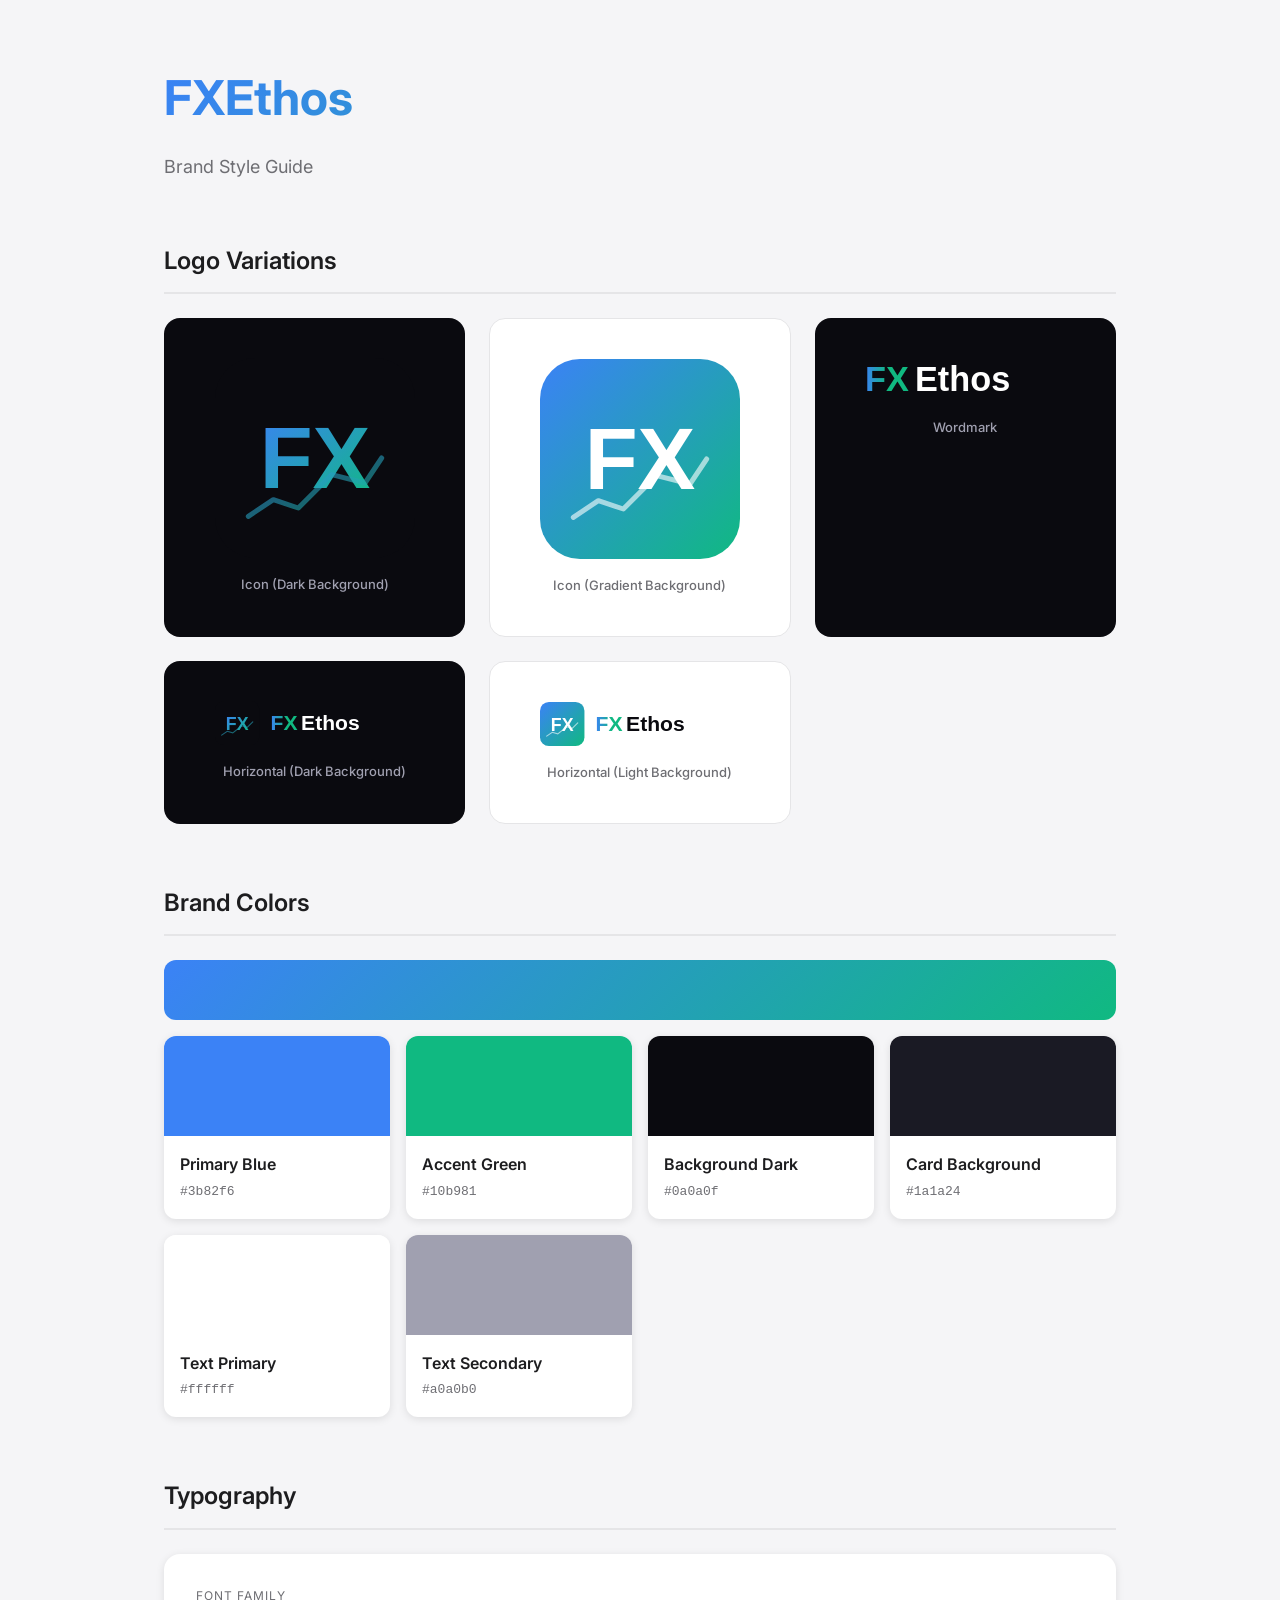
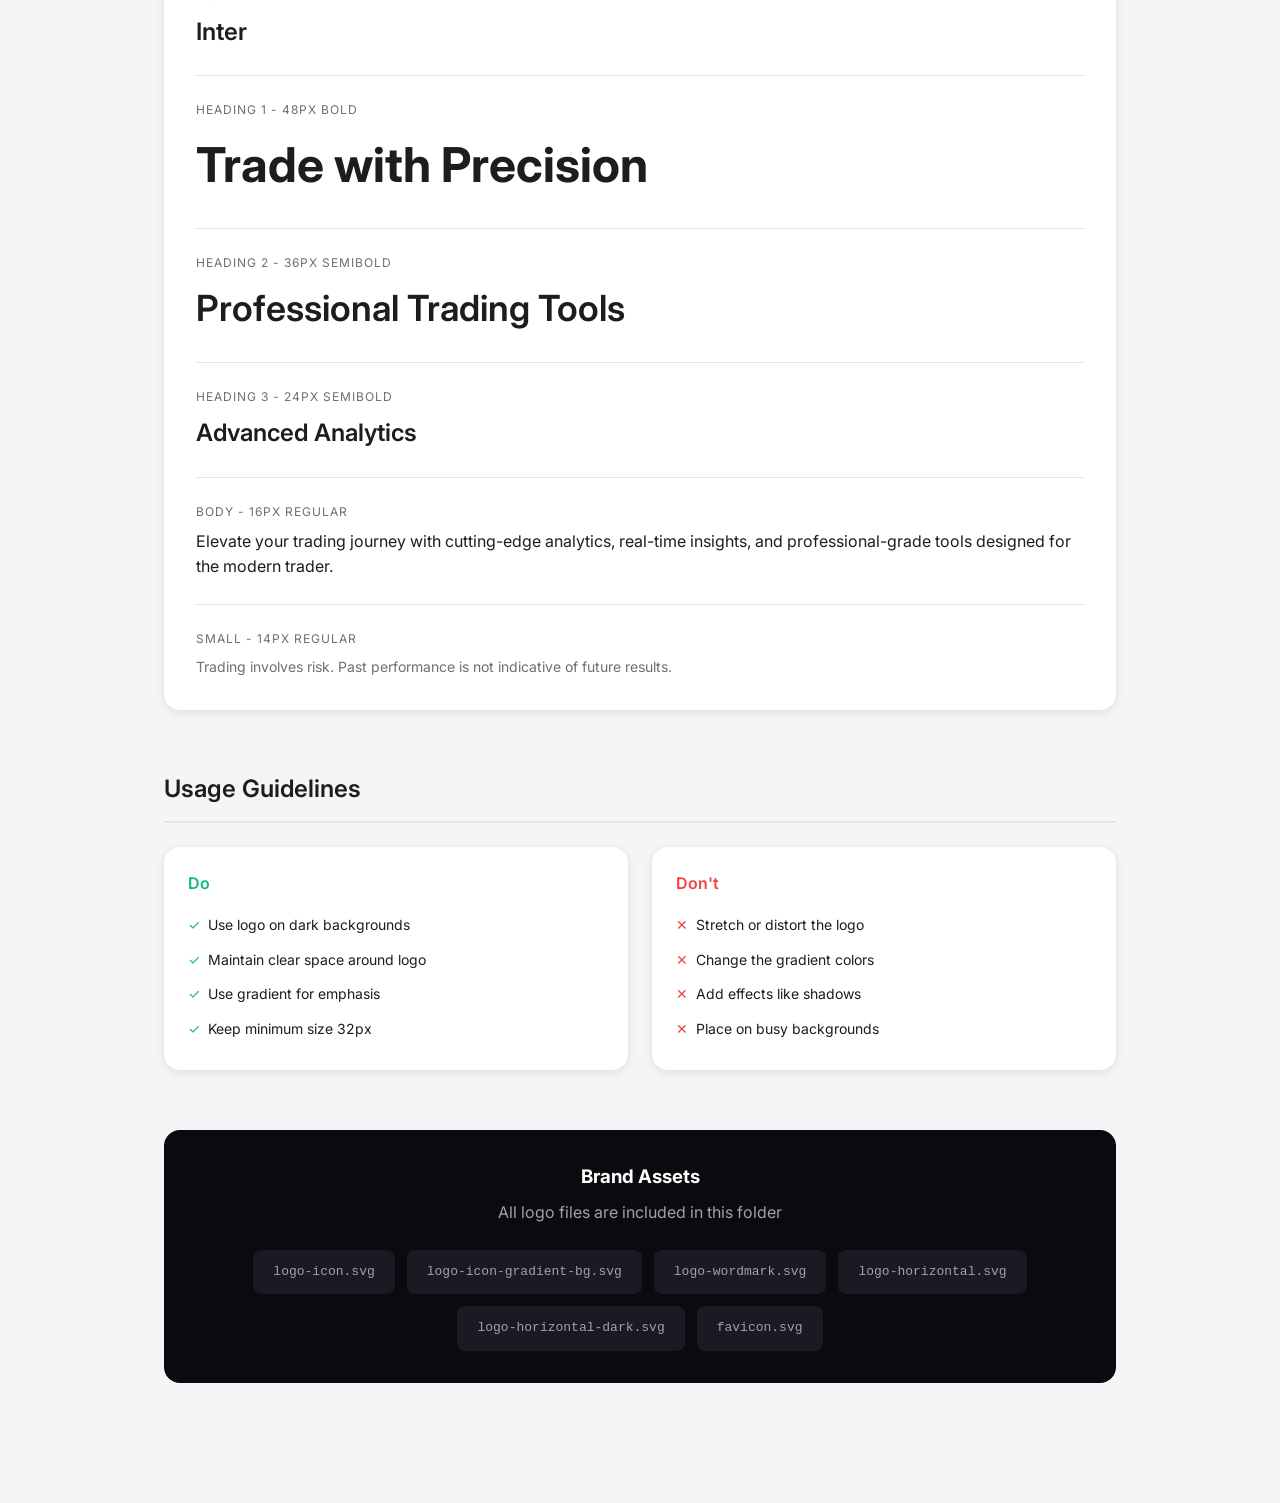
<file: branding/brand-guide.html>
<!DOCTYPE html>
<html lang="en">
<head>
    <meta charset="UTF-8">
    <meta name="viewport" content="width=device-width, initial-scale=1.0">
    <title>FXEthos - Brand Guide</title>
    <link rel="preconnect" href="https://fonts.googleapis.com">
    <link rel="preconnect" href="https://fonts.gstatic.com" crossorigin>
    <link href="https://fonts.googleapis.com/css2?family=Inter:wght@300;400;500;600;700&display=swap" rel="stylesheet">
    <style>
        :root {
            --color-bg-dark: #0a0a0f;
            --color-bg-card: #1a1a24;
            --color-primary: #3b82f6;
            --color-accent: #10b981;
            --color-text: #ffffff;
            --color-text-secondary: #a0a0b0;
        }

        * {
            margin: 0;
            padding: 0;
            box-sizing: border-box;
        }

        body {
            font-family: 'Inter', -apple-system, BlinkMacSystemFont, sans-serif;
            background: #f5f5f7;
            color: #1d1d1f;
            line-height: 1.6;
        }

        .container {
            max-width: 1000px;
            margin: 0 auto;
            padding: 60px 24px;
        }

        h1 {
            font-size: 48px;
            font-weight: 700;
            margin-bottom: 16px;
            background: linear-gradient(135deg, var(--color-primary) 0%, var(--color-accent) 100%);
            -webkit-background-clip: text;
            -webkit-text-fill-color: transparent;
        }

        .subtitle {
            font-size: 18px;
            color: #6e6e73;
            margin-bottom: 60px;
        }

        .section {
            margin-bottom: 60px;
        }

        .section-title {
            font-size: 24px;
            font-weight: 600;
            margin-bottom: 24px;
            padding-bottom: 12px;
            border-bottom: 2px solid #e5e5e7;
        }

        .logo-grid {
            display: grid;
            grid-template-columns: repeat(auto-fit, minmax(280px, 1fr));
            gap: 24px;
        }

        .logo-card {
            border-radius: 16px;
            padding: 40px;
            display: flex;
            flex-direction: column;
            align-items: center;
            gap: 16px;
        }

        .logo-card.dark {
            background: var(--color-bg-dark);
        }

        .logo-card.light {
            background: #ffffff;
            border: 1px solid #e5e5e7;
        }

        .logo-card img {
            max-width: 200px;
            height: auto;
        }

        .logo-card .label {
            font-size: 13px;
            font-weight: 500;
            color: #6e6e73;
        }

        .logo-card.dark .label {
            color: var(--color-text-secondary);
        }

        .color-grid {
            display: grid;
            grid-template-columns: repeat(auto-fit, minmax(180px, 1fr));
            gap: 16px;
        }

        .color-swatch {
            border-radius: 12px;
            overflow: hidden;
            background: white;
            box-shadow: 0 2px 8px rgba(0,0,0,0.1);
        }

        .color-preview {
            height: 100px;
        }

        .color-info {
            padding: 16px;
        }

        .color-name {
            font-weight: 600;
            margin-bottom: 4px;
        }

        .color-value {
            font-size: 13px;
            color: #6e6e73;
            font-family: monospace;
        }

        .typography-example {
            background: white;
            border-radius: 16px;
            padding: 32px;
            box-shadow: 0 2px 8px rgba(0,0,0,0.1);
        }

        .type-row {
            margin-bottom: 24px;
            padding-bottom: 24px;
            border-bottom: 1px solid #e5e5e7;
        }

        .type-row:last-child {
            margin-bottom: 0;
            padding-bottom: 0;
            border-bottom: none;
        }

        .type-label {
            font-size: 12px;
            text-transform: uppercase;
            letter-spacing: 1px;
            color: #6e6e73;
            margin-bottom: 8px;
        }

        .type-h1 { font-size: 48px; font-weight: 700; }
        .type-h2 { font-size: 36px; font-weight: 600; }
        .type-h3 { font-size: 24px; font-weight: 600; }
        .type-body { font-size: 16px; font-weight: 400; }
        .type-small { font-size: 14px; font-weight: 400; color: #6e6e73; }

        .gradient-bar {
            height: 60px;
            border-radius: 12px;
            background: linear-gradient(135deg, var(--color-primary) 0%, var(--color-accent) 100%);
            margin-bottom: 16px;
        }

        .usage-grid {
            display: grid;
            grid-template-columns: repeat(2, 1fr);
            gap: 24px;
        }

        .usage-card {
            background: white;
            border-radius: 16px;
            padding: 24px;
            box-shadow: 0 2px 8px rgba(0,0,0,0.1);
        }

        .usage-card h4 {
            font-size: 16px;
            font-weight: 600;
            margin-bottom: 12px;
            color: var(--color-accent);
        }

        .usage-card.dont h4 {
            color: #ef4444;
        }

        .usage-card ul {
            list-style: none;
            font-size: 14px;
        }

        .usage-card li {
            padding: 6px 0;
            padding-left: 20px;
            position: relative;
        }

        .usage-card li::before {
            content: '✓';
            position: absolute;
            left: 0;
            color: var(--color-accent);
        }

        .usage-card.dont li::before {
            content: '✕';
            color: #ef4444;
        }

        .download-section {
            background: var(--color-bg-dark);
            border-radius: 16px;
            padding: 32px;
            text-align: center;
        }

        .download-section h3 {
            color: white;
            margin-bottom: 8px;
        }

        .download-section p {
            color: var(--color-text-secondary);
            margin-bottom: 24px;
        }

        .file-list {
            display: flex;
            flex-wrap: wrap;
            justify-content: center;
            gap: 12px;
        }

        .file-item {
            background: var(--color-bg-card);
            padding: 12px 20px;
            border-radius: 8px;
            font-size: 13px;
            color: var(--color-text-secondary);
            font-family: monospace;
        }

        @media (max-width: 640px) {
            .usage-grid {
                grid-template-columns: 1fr;
            }
        }
    </style>
</head>
<body>
    <div class="container">
        <h1>FXEthos</h1>
        <p class="subtitle">Brand Style Guide</p>

        <!-- Logos Section -->
        <div class="section">
            <h2 class="section-title">Logo Variations</h2>
            <div class="logo-grid">
                <div class="logo-card dark">
                    <img src="logo-icon.svg" alt="Logo Icon">
                    <span class="label">Icon (Dark Background)</span>
                </div>
                <div class="logo-card light">
                    <img src="logo-icon-gradient-bg.svg" alt="Logo Icon Gradient">
                    <span class="label">Icon (Gradient Background)</span>
                </div>
                <div class="logo-card dark">
                    <img src="logo-wordmark.svg" alt="Wordmark">
                    <span class="label">Wordmark</span>
                </div>
                <div class="logo-card dark">
                    <img src="logo-horizontal.svg" alt="Horizontal Logo">
                    <span class="label">Horizontal (Dark Background)</span>
                </div>
                <div class="logo-card light">
                    <img src="logo-horizontal-dark.svg" alt="Horizontal Logo Dark">
                    <span class="label">Horizontal (Light Background)</span>
                </div>
            </div>
        </div>

        <!-- Colors Section -->
        <div class="section">
            <h2 class="section-title">Brand Colors</h2>
            <div class="gradient-bar"></div>
            <div class="color-grid">
                <div class="color-swatch">
                    <div class="color-preview" style="background: #3b82f6;"></div>
                    <div class="color-info">
                        <div class="color-name">Primary Blue</div>
                        <div class="color-value">#3b82f6</div>
                    </div>
                </div>
                <div class="color-swatch">
                    <div class="color-preview" style="background: #10b981;"></div>
                    <div class="color-info">
                        <div class="color-name">Accent Green</div>
                        <div class="color-value">#10b981</div>
                    </div>
                </div>
                <div class="color-swatch">
                    <div class="color-preview" style="background: #0a0a0f;"></div>
                    <div class="color-info">
                        <div class="color-name">Background Dark</div>
                        <div class="color-value">#0a0a0f</div>
                    </div>
                </div>
                <div class="color-swatch">
                    <div class="color-preview" style="background: #1a1a24;"></div>
                    <div class="color-info">
                        <div class="color-name">Card Background</div>
                        <div class="color-value">#1a1a24</div>
                    </div>
                </div>
                <div class="color-swatch">
                    <div class="color-preview" style="background: #ffffff;"></div>
                    <div class="color-info">
                        <div class="color-name">Text Primary</div>
                        <div class="color-value">#ffffff</div>
                    </div>
                </div>
                <div class="color-swatch">
                    <div class="color-preview" style="background: #a0a0b0;"></div>
                    <div class="color-info">
                        <div class="color-name">Text Secondary</div>
                        <div class="color-value">#a0a0b0</div>
                    </div>
                </div>
            </div>
        </div>

        <!-- Typography Section -->
        <div class="section">
            <h2 class="section-title">Typography</h2>
            <div class="typography-example">
                <div class="type-row">
                    <div class="type-label">Font Family</div>
                    <div class="type-h3">Inter</div>
                </div>
                <div class="type-row">
                    <div class="type-label">Heading 1 - 48px Bold</div>
                    <div class="type-h1">Trade with Precision</div>
                </div>
                <div class="type-row">
                    <div class="type-label">Heading 2 - 36px Semibold</div>
                    <div class="type-h2">Professional Trading Tools</div>
                </div>
                <div class="type-row">
                    <div class="type-label">Heading 3 - 24px Semibold</div>
                    <div class="type-h3">Advanced Analytics</div>
                </div>
                <div class="type-row">
                    <div class="type-label">Body - 16px Regular</div>
                    <div class="type-body">Elevate your trading journey with cutting-edge analytics, real-time insights, and professional-grade tools designed for the modern trader.</div>
                </div>
                <div class="type-row">
                    <div class="type-label">Small - 14px Regular</div>
                    <div class="type-small">Trading involves risk. Past performance is not indicative of future results.</div>
                </div>
            </div>
        </div>

        <!-- Usage Guidelines -->
        <div class="section">
            <h2 class="section-title">Usage Guidelines</h2>
            <div class="usage-grid">
                <div class="usage-card">
                    <h4>Do</h4>
                    <ul>
                        <li>Use logo on dark backgrounds</li>
                        <li>Maintain clear space around logo</li>
                        <li>Use gradient for emphasis</li>
                        <li>Keep minimum size 32px</li>
                    </ul>
                </div>
                <div class="usage-card dont">
                    <h4>Don't</h4>
                    <ul>
                        <li>Stretch or distort the logo</li>
                        <li>Change the gradient colors</li>
                        <li>Add effects like shadows</li>
                        <li>Place on busy backgrounds</li>
                    </ul>
                </div>
            </div>
        </div>

        <!-- Downloads -->
        <div class="section">
            <div class="download-section">
                <h3>Brand Assets</h3>
                <p>All logo files are included in this folder</p>
                <div class="file-list">
                    <span class="file-item">logo-icon.svg</span>
                    <span class="file-item">logo-icon-gradient-bg.svg</span>
                    <span class="file-item">logo-wordmark.svg</span>
                    <span class="file-item">logo-horizontal.svg</span>
                    <span class="file-item">logo-horizontal-dark.svg</span>
                    <span class="file-item">favicon.svg</span>
                </div>
            </div>
        </div>
    </div>
</body>
</html>
</file>
<file: styles.css>
/* ===== CSS Variables ===== */
:root {
    --color-bg: #0a0a0f;
    --color-bg-secondary: #12121a;
    --color-bg-card: #1a1a24;
    --color-bg-card-hover: #22222e;
    --color-text: #ffffff;
    --color-text-secondary: #a0a0b0;
    --color-text-muted: #6b6b7b;
    --color-primary: #3b82f6;
    --color-primary-hover: #2563eb;
    --color-accent: #10b981;
    --color-accent-hover: #059669;
    --color-border: #2a2a3a;
    --color-border-light: #3a3a4a;
    --font-family: 'Inter', -apple-system, BlinkMacSystemFont, 'Segoe UI', Roboto, sans-serif;
    --border-radius: 12px;
    --border-radius-sm: 8px;
    --border-radius-lg: 16px;
    --transition: all 0.3s ease;
    --shadow-sm: 0 2px 8px rgba(0, 0, 0, 0.3);
    --shadow-md: 0 4px 20px rgba(0, 0, 0, 0.4);
    --shadow-lg: 0 8px 40px rgba(0, 0, 0, 0.5);
    --shadow-glow: 0 0 40px rgba(59, 130, 246, 0.3);
}

/* ===== Reset & Base ===== */
*, *::before, *::after {
    margin: 0;
    padding: 0;
    box-sizing: border-box;
}

html {
    scroll-behavior: smooth;
}

body {
    font-family: var(--font-family);
    background-color: var(--color-bg);
    color: var(--color-text);
    line-height: 1.6;
    -webkit-font-smoothing: antialiased;
    -moz-osx-font-smoothing: grayscale;
}

a {
    color: inherit;
    text-decoration: none;
    transition: var(--transition);
}

ul {
    list-style: none;
}

img {
    max-width: 100%;
    height: auto;
}

.container {
    max-width: 1200px;
    margin: 0 auto;
    padding: 0 24px;
}

/* ===== Buttons ===== */
.btn {
    display: inline-flex;
    align-items: center;
    justify-content: center;
    padding: 12px 24px;
    font-size: 14px;
    font-weight: 500;
    border-radius: var(--border-radius-sm);
    border: none;
    cursor: pointer;
    transition: var(--transition);
    text-align: center;
}

.btn-primary {
    background: linear-gradient(135deg, var(--color-primary) 0%, var(--color-accent) 100%);
    color: white;
}

.btn-primary:hover {
    transform: translateY(-2px);
    box-shadow: var(--shadow-glow);
}

.btn-outline {
    background: transparent;
    border: 1px solid var(--color-border-light);
    color: var(--color-text);
}

.btn-outline:hover {
    background: var(--color-bg-card);
    border-color: var(--color-primary);
}

.btn-ghost {
    background: transparent;
    color: var(--color-text-secondary);
}

.btn-ghost:hover {
    color: var(--color-text);
}

.btn-ghost-light {
    background: transparent;
    color: rgba(255, 255, 255, 0.8);
    border: 1px solid rgba(255, 255, 255, 0.3);
}

.btn-ghost-light:hover {
    background: rgba(255, 255, 255, 0.1);
    color: white;
}

.btn-white {
    background: white;
    color: var(--color-bg);
}

.btn-white:hover {
    background: #f0f0f0;
    transform: translateY(-2px);
}

.btn-lg {
    padding: 16px 32px;
    font-size: 16px;
}

.btn-block {
    width: 100%;
}

/* ===== Navigation ===== */
.navbar {
    position: fixed;
    top: 0;
    left: 0;
    right: 0;
    z-index: 1000;
    padding: 16px 0;
    background: rgba(10, 10, 15, 0.8);
    backdrop-filter: blur(20px);
    border-bottom: 1px solid transparent;
    transition: var(--transition);
}

.navbar.scrolled {
    border-bottom-color: var(--color-border);
}

.nav-container {
    max-width: 1200px;
    margin: 0 auto;
    padding: 0 24px;
    display: flex;
    align-items: center;
    justify-content: space-between;
}

.logo-container {
    display: flex;
    flex-direction: column;
}

.logo {
    font-size: 24px;
    font-weight: 700;
    display: flex;
    align-items: center;
}

.logo-fx {
    background: linear-gradient(135deg, var(--color-primary) 0%, var(--color-accent) 100%);
    -webkit-background-clip: text;
    -webkit-text-fill-color: transparent;
    background-clip: text;
}

.logo-ethos {
    color: var(--color-text);
}

.logo-slogan {
    font-size: 10px;
    font-weight: 500;
    letter-spacing: 2px;
    color: var(--color-text-muted);
    text-transform: uppercase;
    margin-top: 2px;
}

.nav-links {
    display: flex;
    align-items: center;
    gap: 32px;
}

.nav-links a {
    font-size: 14px;
    color: var(--color-text-secondary);
    font-weight: 500;
}

.nav-links a:hover {
    color: var(--color-text);
}

.nav-buttons {
    display: flex;
    align-items: center;
    gap: 12px;
}

.mobile-menu-btn {
    display: none;
    flex-direction: column;
    gap: 5px;
    background: none;
    border: none;
    cursor: pointer;
    padding: 4px;
}

.mobile-menu-btn span {
    width: 24px;
    height: 2px;
    background: var(--color-text);
    transition: var(--transition);
}

/* ===== Hero Section ===== */
.hero {
    position: relative;
    min-height: 100vh;
    display: flex;
    align-items: center;
    padding: 120px 24px 80px;
    overflow: hidden;
}

.hero-bg {
    position: absolute;
    inset: 0;
    z-index: 0;
}

.hero-gradient {
    position: absolute;
    top: -50%;
    right: -20%;
    width: 80%;
    height: 100%;
    background: radial-gradient(ellipse at center, rgba(59, 130, 246, 0.15) 0%, transparent 70%);
    pointer-events: none;
}

.hero-grid {
    position: absolute;
    inset: 0;
    background-image:
        linear-gradient(rgba(255, 255, 255, 0.02) 1px, transparent 1px),
        linear-gradient(90deg, rgba(255, 255, 255, 0.02) 1px, transparent 1px);
    background-size: 60px 60px;
    mask-image: radial-gradient(ellipse at center, black 0%, transparent 70%);
}

.hero-content {
    position: relative;
    z-index: 1;
    max-width: 600px;
}

.hero-title {
    font-size: clamp(40px, 8vw, 64px);
    font-weight: 700;
    line-height: 1.1;
    margin-bottom: 24px;
}

.hero-title-line {
    display: block;
}

.hero-title .highlight {
    background: linear-gradient(135deg, var(--color-primary) 0%, var(--color-accent) 100%);
    -webkit-background-clip: text;
    -webkit-text-fill-color: transparent;
    background-clip: text;
}

.hero-subtitle {
    font-size: 18px;
    color: var(--color-text-secondary);
    margin-bottom: 32px;
    line-height: 1.7;
}

.hero-cta {
    display: flex;
    gap: 16px;
    margin-bottom: 48px;
}

.hero-stats {
    display: flex;
    gap: 48px;
}

.stat {
    display: flex;
    flex-direction: column;
}

.stat-value {
    font-size: 28px;
    font-weight: 700;
    color: var(--color-text);
}

.stat-label {
    font-size: 13px;
    color: var(--color-text-muted);
    margin-top: 4px;
}

.hero-visual {
    position: absolute;
    right: 10%;
    top: 50%;
    transform: translateY(-50%);
    z-index: 1;
}

.trading-card {
    background: var(--color-bg-card);
    border: 1px solid var(--color-border);
    border-radius: var(--border-radius-lg);
    padding: 24px;
    width: 280px;
    box-shadow: var(--shadow-lg);
    animation: float 6s ease-in-out infinite;
}

@keyframes float {
    0%, 100% { transform: translateY(0); }
    50% { transform: translateY(-20px); }
}

.trading-card-header {
    display: flex;
    justify-content: space-between;
    align-items: center;
    margin-bottom: 16px;
}

.pair {
    font-weight: 600;
    font-size: 16px;
}

.change {
    font-size: 14px;
    font-weight: 500;
}

.change.positive {
    color: var(--color-accent);
}

.trading-card-chart {
    height: 80px;
    margin-bottom: 16px;
}

.chart-line {
    width: 100%;
    height: 100%;
}

.trading-card-price {
    display: flex;
    justify-content: space-between;
    align-items: baseline;
}

.price {
    font-size: 28px;
    font-weight: 700;
}

.time {
    font-size: 12px;
    color: var(--color-accent);
    display: flex;
    align-items: center;
    gap: 4px;
}

.time::before {
    content: '';
    width: 6px;
    height: 6px;
    background: var(--color-accent);
    border-radius: 50%;
    animation: pulse 2s infinite;
}

@keyframes pulse {
    0%, 100% { opacity: 1; }
    50% { opacity: 0.5; }
}

/* ===== Section Styles ===== */
.section-header {
    text-align: center;
    max-width: 600px;
    margin: 0 auto 64px;
}

.section-tag {
    display: inline-block;
    font-size: 12px;
    font-weight: 600;
    text-transform: uppercase;
    letter-spacing: 2px;
    color: var(--color-primary);
    margin-bottom: 16px;
}

.section-title {
    font-size: clamp(32px, 5vw, 44px);
    font-weight: 700;
    margin-bottom: 16px;
}

.section-subtitle {
    font-size: 16px;
    color: var(--color-text-secondary);
}

/* ===== Features Section ===== */
.features {
    padding: 120px 24px;
    background: var(--color-bg);
}

.features-grid {
    display: grid;
    grid-template-columns: repeat(3, 1fr);
    gap: 24px;
}

.feature-card {
    background: var(--color-bg-card);
    border: 1px solid var(--color-border);
    border-radius: var(--border-radius);
    padding: 32px;
    transition: var(--transition);
}

.feature-card:hover {
    background: var(--color-bg-card-hover);
    border-color: var(--color-border-light);
    transform: translateY(-4px);
}

.feature-icon {
    width: 48px;
    height: 48px;
    display: flex;
    align-items: center;
    justify-content: center;
    background: linear-gradient(135deg, rgba(59, 130, 246, 0.2) 0%, rgba(16, 185, 129, 0.2) 100%);
    border-radius: var(--border-radius-sm);
    margin-bottom: 20px;
}

.feature-icon svg {
    width: 24px;
    height: 24px;
    color: var(--color-primary);
}

.feature-card h3 {
    font-size: 18px;
    font-weight: 600;
    margin-bottom: 12px;
}

.feature-card p {
    font-size: 14px;
    color: var(--color-text-secondary);
    line-height: 1.7;
}

/* ===== About Section ===== */
.about {
    padding: 120px 24px;
    background: var(--color-bg-secondary);
}

.about-grid {
    display: grid;
    grid-template-columns: 1fr 1fr;
    gap: 80px;
    align-items: center;
}

.about-content .section-title {
    text-align: left;
    margin-bottom: 24px;
}

.about-text {
    font-size: 16px;
    color: var(--color-text-secondary);
    margin-bottom: 20px;
    line-height: 1.8;
}

.about-list {
    margin-top: 32px;
}

.about-list li {
    display: flex;
    align-items: center;
    gap: 12px;
    font-size: 15px;
    color: var(--color-text);
    margin-bottom: 16px;
}

.about-list svg {
    width: 20px;
    height: 20px;
    color: var(--color-accent);
    flex-shrink: 0;
}

.about-visual {
    display: flex;
    justify-content: center;
}

.about-card {
    background: var(--color-bg-card);
    border: 1px solid var(--color-border);
    border-radius: var(--border-radius-lg);
    padding: 40px;
    max-width: 400px;
    box-shadow: var(--shadow-lg);
}

.globe-icon {
    width: 64px;
    height: 64px;
    display: flex;
    align-items: center;
    justify-content: center;
    background: linear-gradient(135deg, rgba(59, 130, 246, 0.2) 0%, rgba(16, 185, 129, 0.2) 100%);
    border-radius: 50%;
    margin-bottom: 24px;
}

.globe-icon svg {
    width: 32px;
    height: 32px;
    color: var(--color-primary);
}

.about-card h4 {
    font-size: 20px;
    font-weight: 600;
    margin-bottom: 12px;
}

.about-card p {
    font-size: 14px;
    color: var(--color-text-secondary);
    margin-bottom: 24px;
}

.markets-preview {
    display: flex;
    flex-wrap: wrap;
    gap: 8px;
}

.market {
    padding: 6px 14px;
    background: var(--color-bg);
    border: 1px solid var(--color-border);
    border-radius: 20px;
    font-size: 13px;
    color: var(--color-text-secondary);
}

/* ===== Services Section ===== */
.services {
    padding: 120px 24px;
    background: var(--color-bg);
}

.services-grid {
    display: grid;
    grid-template-columns: repeat(3, 1fr);
    gap: 24px;
}

.service-card {
    position: relative;
    background: var(--color-bg-card);
    border: 1px solid var(--color-border);
    border-radius: var(--border-radius-lg);
    padding: 40px 32px;
    text-align: center;
    transition: var(--transition);
}

.service-card:hover {
    border-color: var(--color-border-light);
    transform: translateY(-4px);
}

.service-card.featured {
    background: linear-gradient(135deg, rgba(59, 130, 246, 0.1) 0%, rgba(16, 185, 129, 0.1) 100%);
    border-color: var(--color-primary);
}

.service-badge {
    position: absolute;
    top: -12px;
    left: 50%;
    transform: translateX(-50%);
    background: linear-gradient(135deg, var(--color-primary) 0%, var(--color-accent) 100%);
    color: white;
    font-size: 12px;
    font-weight: 600;
    padding: 6px 16px;
    border-radius: 20px;
}

.service-tier {
    font-size: 14px;
    font-weight: 600;
    text-transform: uppercase;
    letter-spacing: 1px;
    color: var(--color-text-secondary);
    margin-bottom: 16px;
}

.service-price {
    margin-bottom: 16px;
}

.service-price .currency {
    font-size: 20px;
    font-weight: 500;
    vertical-align: top;
}

.service-price .amount {
    font-size: 48px;
    font-weight: 700;
}

.service-price .period {
    font-size: 14px;
    color: var(--color-text-muted);
}

.service-description {
    font-size: 14px;
    color: var(--color-text-secondary);
    margin-bottom: 32px;
}

.service-features {
    text-align: left;
    margin-bottom: 32px;
}

.service-features li {
    font-size: 14px;
    color: var(--color-text);
    padding: 10px 0;
    border-bottom: 1px solid var(--color-border);
    display: flex;
    align-items: center;
    gap: 10px;
}

.service-features li::before {
    content: '✓';
    color: var(--color-accent);
    font-weight: 600;
}

.service-features li:last-child {
    border-bottom: none;
}

/* ===== CTA Section ===== */
.cta {
    padding: 120px 24px;
    background: linear-gradient(135deg, var(--color-primary) 0%, var(--color-accent) 100%);
}

.cta-content {
    text-align: center;
    max-width: 600px;
    margin: 0 auto;
}

.cta h2 {
    font-size: clamp(32px, 5vw, 44px);
    font-weight: 700;
    margin-bottom: 16px;
    color: white;
}

.cta p {
    font-size: 18px;
    color: rgba(255, 255, 255, 0.9);
    margin-bottom: 32px;
}

.cta-buttons {
    display: flex;
    justify-content: center;
    gap: 16px;
}

/* ===== Footer ===== */
.footer {
    padding: 80px 24px 40px;
    background: var(--color-bg-secondary);
    border-top: 1px solid var(--color-border);
}

.footer-grid {
    display: grid;
    grid-template-columns: 2fr repeat(4, 1fr);
    gap: 48px;
    margin-bottom: 48px;
}

.footer-brand p {
    font-size: 14px;
    color: var(--color-text-secondary);
    margin: 16px 0 24px;
    max-width: 250px;
}

.social-links {
    display: flex;
    gap: 16px;
}

.social-links a {
    width: 40px;
    height: 40px;
    display: flex;
    align-items: center;
    justify-content: center;
    background: var(--color-bg-card);
    border: 1px solid var(--color-border);
    border-radius: 50%;
    color: var(--color-text-secondary);
    transition: var(--transition);
}

.social-links a:hover {
    background: var(--color-primary);
    border-color: var(--color-primary);
    color: white;
}

.footer-links h4 {
    font-size: 14px;
    font-weight: 600;
    margin-bottom: 20px;
    color: var(--color-text);
}

.footer-links li {
    margin-bottom: 12px;
}

.footer-links a {
    font-size: 14px;
    color: var(--color-text-secondary);
}

.footer-links a:hover {
    color: var(--color-text);
}

.footer-bottom {
    padding-top: 32px;
    border-top: 1px solid var(--color-border);
    display: flex;
    justify-content: space-between;
    align-items: center;
}

.footer-bottom p {
    font-size: 13px;
    color: var(--color-text-muted);
}

.disclaimer {
    font-size: 12px;
}

/* ===== Responsive Design ===== */
@media (max-width: 1024px) {
    .hero-visual {
        display: none;
    }

    .hero-content {
        max-width: 100%;
        text-align: center;
    }

    .hero-cta {
        justify-content: center;
    }

    .hero-stats {
        justify-content: center;
    }

    .features-grid {
        grid-template-columns: repeat(2, 1fr);
    }

    .about-grid {
        grid-template-columns: 1fr;
        gap: 48px;
    }

    .about-content .section-title {
        text-align: center;
    }

    .about-content {
        text-align: center;
    }

    .about-list li {
        justify-content: center;
    }

    .services-grid {
        grid-template-columns: 1fr;
        max-width: 400px;
        margin: 0 auto;
    }

    .footer-grid {
        grid-template-columns: repeat(2, 1fr);
    }
}

@media (max-width: 768px) {
    .nav-links, .nav-buttons {
        display: none;
    }

    .mobile-menu-btn {
        display: flex;
    }

    .hero {
        padding: 100px 24px 60px;
        min-height: auto;
    }

    .hero-stats {
        flex-direction: column;
        gap: 24px;
    }

    .stat {
        align-items: center;
    }

    .features-grid {
        grid-template-columns: 1fr;
    }

    .cta-buttons {
        flex-direction: column;
    }

    .footer-grid {
        grid-template-columns: 1fr;
        text-align: center;
    }

    .footer-brand {
        display: flex;
        flex-direction: column;
        align-items: center;
    }

    .footer-brand p {
        text-align: center;
    }

    .social-links {
        justify-content: center;
    }

    .footer-bottom {
        flex-direction: column;
        gap: 12px;
        text-align: center;
    }
}

@media (max-width: 480px) {
    .hero-cta {
        flex-direction: column;
    }

    .hero-cta .btn {
        width: 100%;
    }
}

/* ===== Prop Firm Calculator ===== */
.calculator-section {
    padding: 100px 0;
    background: var(--color-bg-secondary);
}

.calculator-container {
    display: grid;
    grid-template-columns: 1fr 1fr;
    gap: 32px;
    align-items: start;
}

.calculator-inputs {
    display: flex;
    flex-direction: column;
    gap: 24px;
}

.calc-card {
    background: var(--color-bg-card);
    border: 1px solid var(--color-border);
    border-radius: var(--border-radius-lg);
    padding: 24px;
}

.calc-card-title {
    display: flex;
    align-items: center;
    gap: 10px;
    font-size: 16px;
    font-weight: 600;
    margin-bottom: 20px;
    color: var(--color-text);
}

.calc-card-title svg {
    color: var(--color-primary);
}

.calc-grid {
    display: grid;
    grid-template-columns: 1fr 1fr;
    gap: 16px;
}

.calc-field {
    display: flex;
    flex-direction: column;
    gap: 8px;
}

.calc-field label {
    font-size: 13px;
    font-weight: 500;
    color: var(--color-text-secondary);
}

.calc-field input {
    padding: 12px 16px;
    font-size: 15px;
    font-family: inherit;
    background: var(--color-bg);
    border: 1px solid var(--color-border);
    border-radius: var(--border-radius-sm);
    color: var(--color-text);
    outline: none;
    transition: var(--transition);
    width: 100%;
}

.calc-field input:focus {
    border-color: var(--color-primary);
    box-shadow: 0 0 0 3px rgba(59, 130, 246, 0.1);
}

.input-with-prefix,
.input-with-suffix {
    position: relative;
    display: flex;
    align-items: center;
}

.input-prefix,
.input-suffix {
    position: absolute;
    font-size: 14px;
    color: var(--color-text-muted);
    pointer-events: none;
}

.input-prefix {
    left: 16px;
}

.input-suffix {
    right: 16px;
}

.input-with-prefix input {
    padding-left: 32px;
}

.input-with-suffix input {
    padding-right: 36px;
}

.calc-btn {
    margin-top: 16px;
    gap: 10px;
}

.btn-block {
    width: 100%;
}

/* Results Panel */
.calculator-results {
    background: var(--color-bg-card);
    border: 1px solid var(--color-border);
    border-radius: var(--border-radius-lg);
    padding: 32px;
    min-height: 500px;
    position: sticky;
    top: 100px;
}

.results-placeholder {
    display: flex;
    flex-direction: column;
    align-items: center;
    justify-content: center;
    height: 100%;
    min-height: 400px;
    text-align: center;
    color: var(--color-text-muted);
}

.results-placeholder svg {
    margin-bottom: 16px;
    opacity: 0.5;
}

.results-placeholder p {
    font-size: 14px;
    max-width: 250px;
}

.results-content {
    display: flex;
    flex-direction: column;
    gap: 24px;
}

/* Probability Circle */
.result-main {
    text-align: center;
    padding: 20px 0;
}

.probability-circle {
    position: relative;
    width: 160px;
    height: 160px;
    margin: 0 auto 16px;
}

.probability-circle svg {
    transform: rotate(-90deg);
    width: 100%;
    height: 100%;
}

.probability-bg {
    fill: none;
    stroke: var(--color-border);
    stroke-width: 8;
}

.probability-fill {
    fill: none;
    stroke: url(#probGradient);
    stroke-width: 8;
    stroke-linecap: round;
    stroke-dasharray: 283;
    stroke-dashoffset: 283;
    transition: stroke-dashoffset 1s ease-out;
}

.probability-value {
    position: absolute;
    top: 50%;
    left: 50%;
    transform: translate(-50%, -50%);
    font-size: 36px;
    font-weight: 700;
}

.probability-value span {
    background: linear-gradient(135deg, var(--color-primary) 0%, var(--color-accent) 100%);
    -webkit-background-clip: text;
    -webkit-text-fill-color: transparent;
    background-clip: text;
}

.probability-label {
    font-size: 14px;
    color: var(--color-text-secondary);
    margin-bottom: 8px;
}

.probability-verdict {
    font-size: 14px;
    font-weight: 600;
    padding: 6px 16px;
    border-radius: 20px;
    display: inline-block;
}

.probability-verdict.excellent {
    background: rgba(16, 185, 129, 0.15);
    color: #10b981;
}

.probability-verdict.good {
    background: rgba(59, 130, 246, 0.15);
    color: #3b82f6;
}

.probability-verdict.moderate {
    background: rgba(245, 158, 11, 0.15);
    color: #f59e0b;
}

.probability-verdict.poor {
    background: rgba(239, 68, 68, 0.15);
    color: #ef4444;
}

/* Metrics Grid */
.results-metrics {
    display: grid;
    grid-template-columns: 1fr 1fr;
    gap: 12px;
}

.metric-card {
    background: var(--color-bg);
    border: 1px solid var(--color-border);
    border-radius: var(--border-radius-sm);
    padding: 16px;
    text-align: center;
}

.metric-label {
    font-size: 11px;
    font-weight: 500;
    color: var(--color-text-muted);
    text-transform: uppercase;
    letter-spacing: 0.5px;
    margin-bottom: 6px;
}

.metric-value {
    font-size: 18px;
    font-weight: 600;
    color: var(--color-text);
}

/* Summary */
.results-summary,
.results-edge {
    background: var(--color-bg);
    border: 1px solid var(--color-border);
    border-radius: var(--border-radius-sm);
    padding: 16px;
}

.results-summary h4,
.results-edge h4 {
    font-size: 13px;
    font-weight: 600;
    color: var(--color-text);
    margin-bottom: 12px;
}

.summary-row {
    display: flex;
    justify-content: space-between;
    padding: 8px 0;
    border-bottom: 1px solid var(--color-border);
    font-size: 13px;
}

.summary-row:last-child {
    border-bottom: none;
}

.summary-row span:first-child {
    color: var(--color-text-secondary);
}

.summary-row span:last-child {
    color: var(--color-text);
    font-weight: 500;
}

/* Edge */
.edge-formula {
    display: flex;
    justify-content: space-between;
    align-items: center;
    padding: 8px 0;
}

.edge-label {
    font-size: 13px;
    color: var(--color-text-secondary);
}

.edge-value {
    font-size: 15px;
    font-weight: 600;
    color: var(--color-accent);
}

/* Calculator Responsive */
@media (max-width: 968px) {
    .calculator-container {
        grid-template-columns: 1fr;
    }

    .calculator-results {
        position: static;
    }
}

@media (max-width: 640px) {
    .calc-grid {
        grid-template-columns: 1fr;
    }

    .results-metrics {
        grid-template-columns: 1fr;
    }
}
</file>
